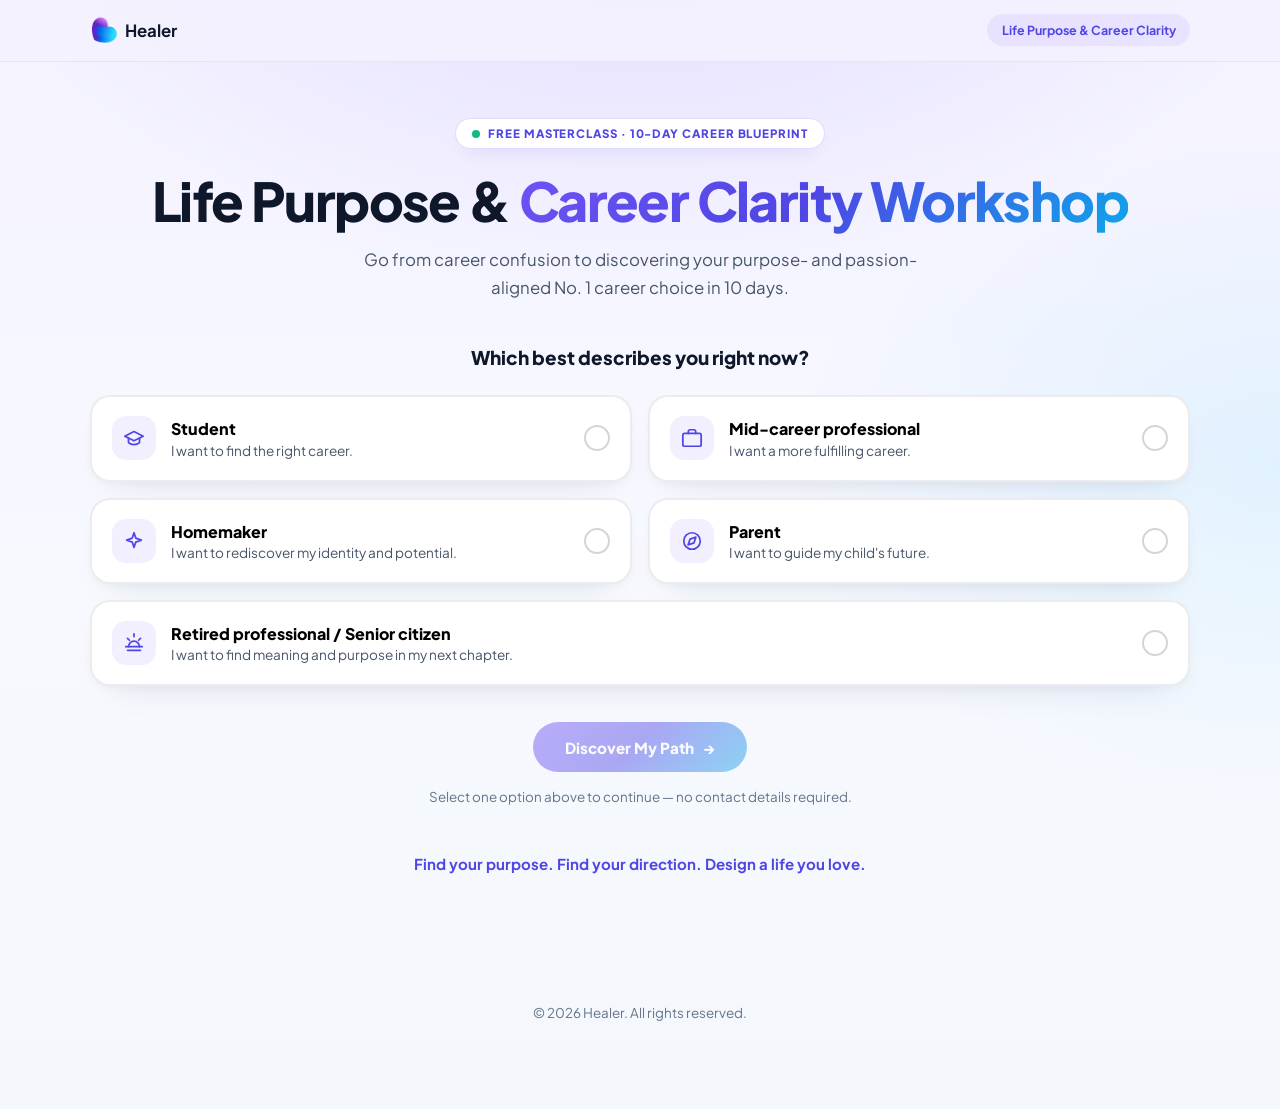
<file: index.html>
<!DOCTYPE html>
<html lang="en">

<head>
  <meta charset="UTF-8" />
  <meta name="viewport" content="width=device-width, initial-scale=1.0" />
  <title>Life Purpose & Career Clarity Workshop | Find Your No. 1 Career in 10 Days – Healer</title>
  <meta name="description"
    content="Go from career confusion to discovering your purpose- and passion-aligned No. 1 career choice in 10 days. Join Soundharya Mira's Free Life Purpose & Career Clarity Masterclass." />
  <meta name="keywords"
    content="life purpose and career clarity workshop, career clarity masterclass, find your career path, psychometric career assessment, 10-day career blueprint, career guidance India" />
  <link rel="preconnect" href="https://fonts.googleapis.com" />
  <link rel="preconnect" href="https://fonts.gstatic.com" crossorigin />
  <link href="https://fonts.googleapis.com/css2?family=Plus+Jakarta+Sans:wght@400;500;600;700;800&display=swap"
    rel="stylesheet" />
  <link rel="stylesheet" href="styles/base.css" />
  <link rel="stylesheet" href="styles/entry.css" />
  <link rel="stylesheet" href="styles/responsive.css" />
</head>

<body class="entry-body" data-page="entry">
  <nav class="top-nav">
    <div class="container nav-inner">
      <a href="index.html" class="brand-logo">
        <img src="assets/healer-logo.webp" alt="Healer Logo" class="brand-logo-img" />
        <span><strong>Healer</strong></span>
      </a>
      <span class="nav-pill-tag">Life Purpose &amp; Career Clarity</span>
    </div>
  </nav>

  <main class="entry-main container">

    <header class="entry-header">
      <span class="edition-pill">
        <span class="live-dot"></span>
        <span>FREE MASTERCLASS · 10-DAY CAREER BLUEPRINT</span>
      </span>
      <h1 class="entry-title">
        Life Purpose &amp; <span class="text-gradient">Career Clarity Workshop</span>
      </h1>
      <p class="entry-subtitle">
        Go from career confusion to discovering your purpose- and passion-aligned No. 1 career choice in 10 days.
      </p>
    </header>

    <section class="selector-section" aria-labelledby="selectorPrompt">
      <h2 id="selectorPrompt" class="selector-prompt">Which best describes you right now?</h2>

      <div class="identity-grid" role="radiogroup" aria-label="Select your current life stage">
        <button type="button" class="identity-card" data-audience="students" role="radio" aria-checked="false">
          <span class="identity-icon" aria-hidden="true">
            <svg viewBox="0 0 24 24">
              <path d="M22 10L12 5 2 10l10 5 10-5z" />
              <path d="M6 12v5c3 3 9 3 12 0v-5" />
            </svg>
          </span>
          <div class="identity-text">
            <strong>Student</strong>
            <span>I want to find the right career.</span>
          </div>
          <span class="identity-check" aria-hidden="true">
            <svg viewBox="0 0 24 24">
              <polyline points="20 6 9 17 4 12" />
            </svg>
          </span>
        </button>

        <button type="button" class="identity-card" data-audience="professionals" role="radio" aria-checked="false">
          <span class="identity-icon" aria-hidden="true">
            <svg viewBox="0 0 24 24">
              <rect x="2" y="7" width="20" height="14" rx="2" />
              <path d="M16 7V5a2 2 0 0 0-2-2h-4a2 2 0 0 0-2 2v2" />
            </svg>
          </span>
          <div class="identity-text">
            <strong>Mid-career professional</strong>
            <span>I want a more fulfilling career.</span>
          </div>
          <span class="identity-check" aria-hidden="true">
            <svg viewBox="0 0 24 24">
              <polyline points="20 6 9 17 4 12" />
            </svg>
          </span>
        </button>

        <button type="button" class="identity-card" data-audience="homemakers" role="radio" aria-checked="false">
          <span class="identity-icon" aria-hidden="true">
            <svg viewBox="0 0 24 24">
              <path d="M12 3l1.9 5.8L20 11l-6.1 2.2L12 19l-1.9-5.8L4 11l6.1-2.2L12 3z" />
            </svg>
          </span>
          <div class="identity-text">
            <strong>Homemaker</strong>
            <span>I want to rediscover my identity and potential.</span>
          </div>
          <span class="identity-check" aria-hidden="true">
            <svg viewBox="0 0 24 24">
              <polyline points="20 6 9 17 4 12" />
            </svg>
          </span>
        </button>

        <button type="button" class="identity-card" data-audience="parents" role="radio" aria-checked="false">
          <span class="identity-icon" aria-hidden="true">
            <svg viewBox="0 0 24 24">
              <circle cx="12" cy="12" r="9" />
              <polygon points="16.2 7.8 14.1 14.1 7.8 16.2 9.9 9.9 16.2 7.8" />
            </svg>
          </span>
          <div class="identity-text">
            <strong>Parent</strong>
            <span>I want to guide my child's future.</span>
          </div>
          <span class="identity-check" aria-hidden="true">
            <svg viewBox="0 0 24 24">
              <polyline points="20 6 9 17 4 12" />
            </svg>
          </span>
        </button>

        <button type="button" class="identity-card identity-card-wide" data-audience="retired" role="radio"
          aria-checked="false">
          <span class="identity-icon" aria-hidden="true">
            <svg viewBox="0 0 24 24">
              <path d="M12 2v3" />
              <path d="M4.9 6.9l2.1 2.1" />
              <path d="M19.1 6.9L17 9" />
              <path d="M3 16h18" />
              <path d="M6 16a6 6 0 0 1 12 0" />
              <path d="M5 20h14" />
            </svg>
          </span>
          <div class="identity-text">
            <strong>Retired professional / Senior citizen</strong>
            <span>I want to find meaning and purpose in my next chapter.</span>
          </div>
          <span class="identity-check" aria-hidden="true">
            <svg viewBox="0 0 24 24">
              <polyline points="20 6 9 17 4 12" />
            </svg>
          </span>
        </button>
      </div>

      <div class="entry-cta-wrap">
        <button type="button" id="continuePathBtn" class="btn-primary" disabled>
          Discover My Path
        </button>
        <p id="selectionHint" class="selection-hint">Select one option above to continue — no contact details required.
        </p>
      </div>
    </section>

    <p class="entry-tagline">Find your purpose. Find your direction. Design a life you love.</p>
  </main>

  <footer class="site-footer container">
    <p>© 2026 Healer. All rights reserved.</p>
  </footer>

  <script src="scripts/audiences-data.js"></script>
  <script src="scripts/main.js"></script>
</body>

</html>
</file>
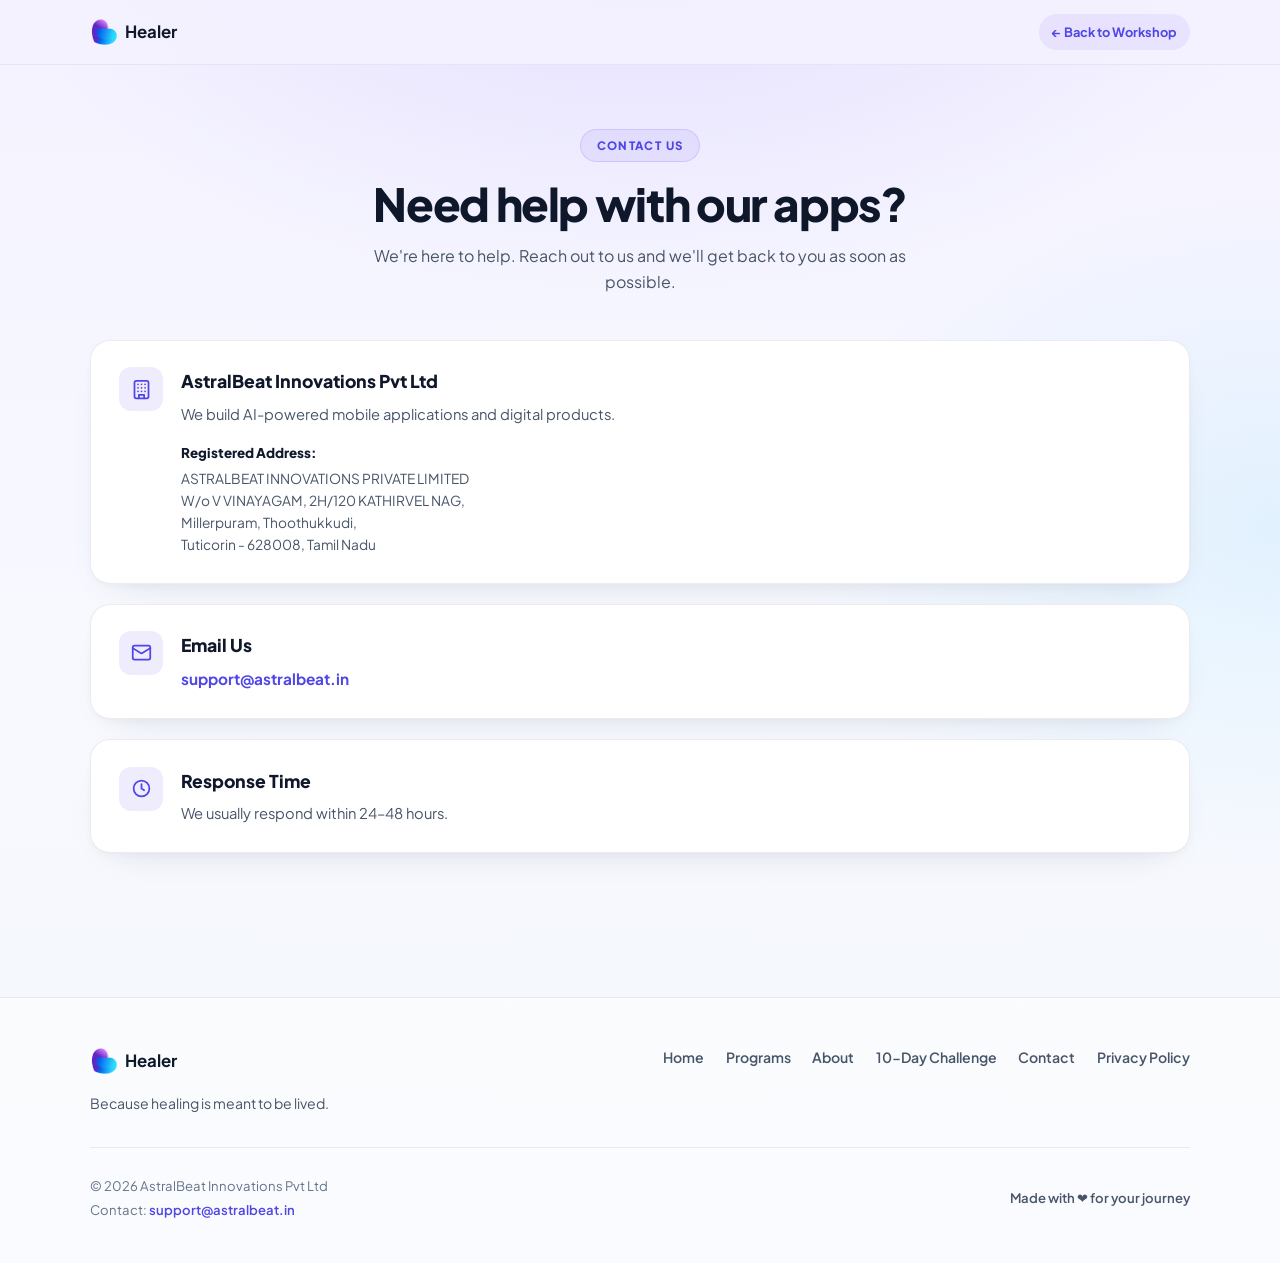
<file: contact.html>
<!DOCTYPE html>
<html lang="en">

<head>
  <meta charset="UTF-8" />
  <meta name="viewport" content="width=device-width, initial-scale=1.0" />
  <title>Contact Us – Healer | AstralBeat Innovations</title>
  <meta name="description"
    content="Need help with Healer workshops or apps? Reach out to AstralBeat Innovations Pvt Ltd at support@astralbeat.in." />
  <link rel="preconnect" href="https://fonts.googleapis.com" />
  <link rel="preconnect" href="https://fonts.gstatic.com" crossorigin />
  <link href="https://fonts.googleapis.com/css2?family=Plus+Jakarta+Sans:wght@400;500;600;700;800&display=swap"
    rel="stylesheet" />
  <link rel="stylesheet" href="styles/base.css" />
  <link rel="stylesheet" href="styles/contact.css" />
  <link rel="stylesheet" href="styles/responsive.css" />
</head>

<body>
  <nav class="top-nav">
    <div class="container nav-inner">
      <a href="index.html" class="brand-logo">
        <img src="assets/healer-logo.webp" alt="Healer Logo" class="brand-logo-img" />
        <span><strong>Healer</strong></span>
      </a>
      <div class="nav-right-group">
        <a href="workshop.html" class="change-path-link">← Back to Workshop</a>
      </div>
    </div>
  </nav>

  <main class="container contact-main">
    <header class="contact-header">
      <span class="kicker-tag">Contact Us</span>
      <h1 class="contact-title">Need help with our apps?</h1>
      <p class="contact-subtitle">
        We're here to help. Reach out to us and we'll get back to you as soon as possible.
      </p>
    </header>

    <section class="contact-cards">
      <!-- Card 1: Company & Registered Address -->
      <article class="contact-card">
        <div class="contact-icon" aria-hidden="true">
          <svg viewBox="0 0 24 24">
            <rect x="4" y="2" width="16" height="20" rx="2" />
            <path d="M9 22v-4h6v4" />
            <path d="M8 6h.01M16 6h.01M12 6h.01M12 10h.01M12 14h.01M16 10h.01M16 14h.01M8 10h.01M8 14h.01" />
          </svg>
        </div>
        <div class="contact-info">
          <h2>AstralBeat Innovations Pvt Ltd</h2>
          <p class="contact-desc">We build AI-powered mobile applications and digital products.</p>
          <p class="contact-label">Registered Address:</p>
          <address class="contact-address">
            ASTRALBEAT INNOVATIONS PRIVATE LIMITED<br />
            W/o V VINAYAGAM, 2H/120 KATHIRVEL NAG,<br />
            Millerpuram, Thoothukkudi,<br />
            Tuticorin - 628008, Tamil Nadu
          </address>
        </div>
      </article>

      <!-- Card 2: Email Us -->
      <article class="contact-card">
        <div class="contact-icon" aria-hidden="true">
          <svg viewBox="0 0 24 24">
            <rect x="2" y="4" width="20" height="16" rx="2" />
            <path d="m22 7-8.97 5.7a1.94 1.94 0 0 1-2.06 0L2 7" />
          </svg>
        </div>
        <div class="contact-info">
          <h2>Email Us</h2>
          <a href="mailto:support@astralbeat.in" class="contact-email">support@astralbeat.in</a>
        </div>
      </article>

      <!-- Card 3: Response Time -->
      <article class="contact-card">
        <div class="contact-icon" aria-hidden="true">
          <svg viewBox="0 0 24 24">
            <circle cx="12" cy="12" r="9" />
            <polyline points="12 7 12 12 15 14" />
          </svg>
        </div>
        <div class="contact-info">
          <h2>Response Time</h2>
          <p class="contact-desc">We usually respond within 24–48 hours.</p>
        </div>
      </article>
    </section>
  </main>

  <!-- Official Healer Footer -->
  <footer class="healer-footer">
    <div class="container">
      <div class="footer-top">
        <div class="footer-brand">
          <a href="index.html" class="brand-logo">
            <img src="assets/healer-logo.webp" alt="Healer Logo" class="brand-logo-img" />
            <span><strong>Healer</strong></span>
          </a>
          <p class="footer-tagline">Because healing is meant to be lived.</p>
        </div>
        <nav class="footer-nav" aria-label="Footer navigation">
          <a href="index.html">Home</a>
          <a href="workshop.html#discoveries">Programs</a>
          <a href="workshop.html#mentor">About</a>
          <a href="workshop.html#blueprint">10-Day Challenge</a>
          <a href="contact.html">Contact</a>
          <a href="#privacy">Privacy Policy</a>
        </nav>
      </div>

      <div class="footer-bottom">
        <div class="footer-legal">
          <p>© 2026 AstralBeat Innovations Pvt Ltd</p>
          <p>Contact: <a href="mailto:support@astralbeat.in">support@astralbeat.in</a></p>
        </div>
        <p class="footer-made">Made with <span aria-label="love">❤️</span> for your journey</p>
      </div>
    </div>
  </footer>
</body>

</html>
</file>
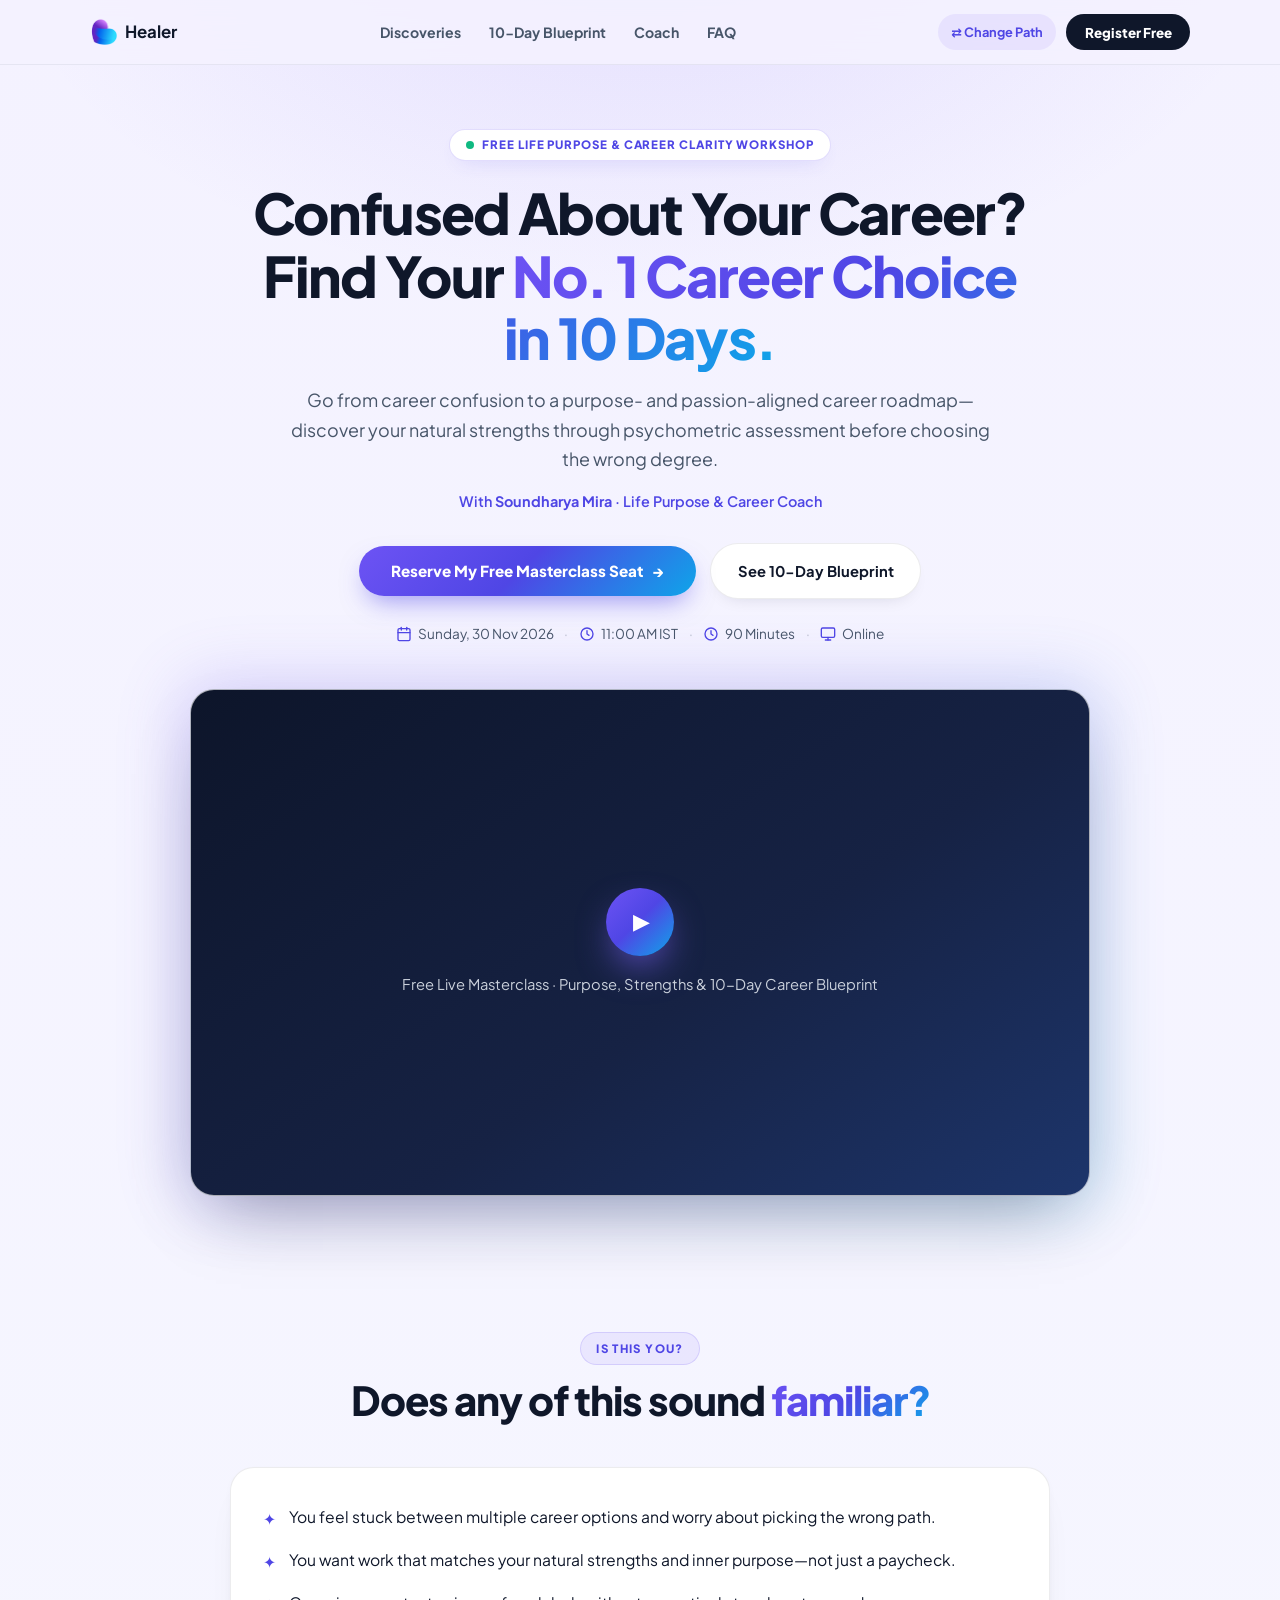
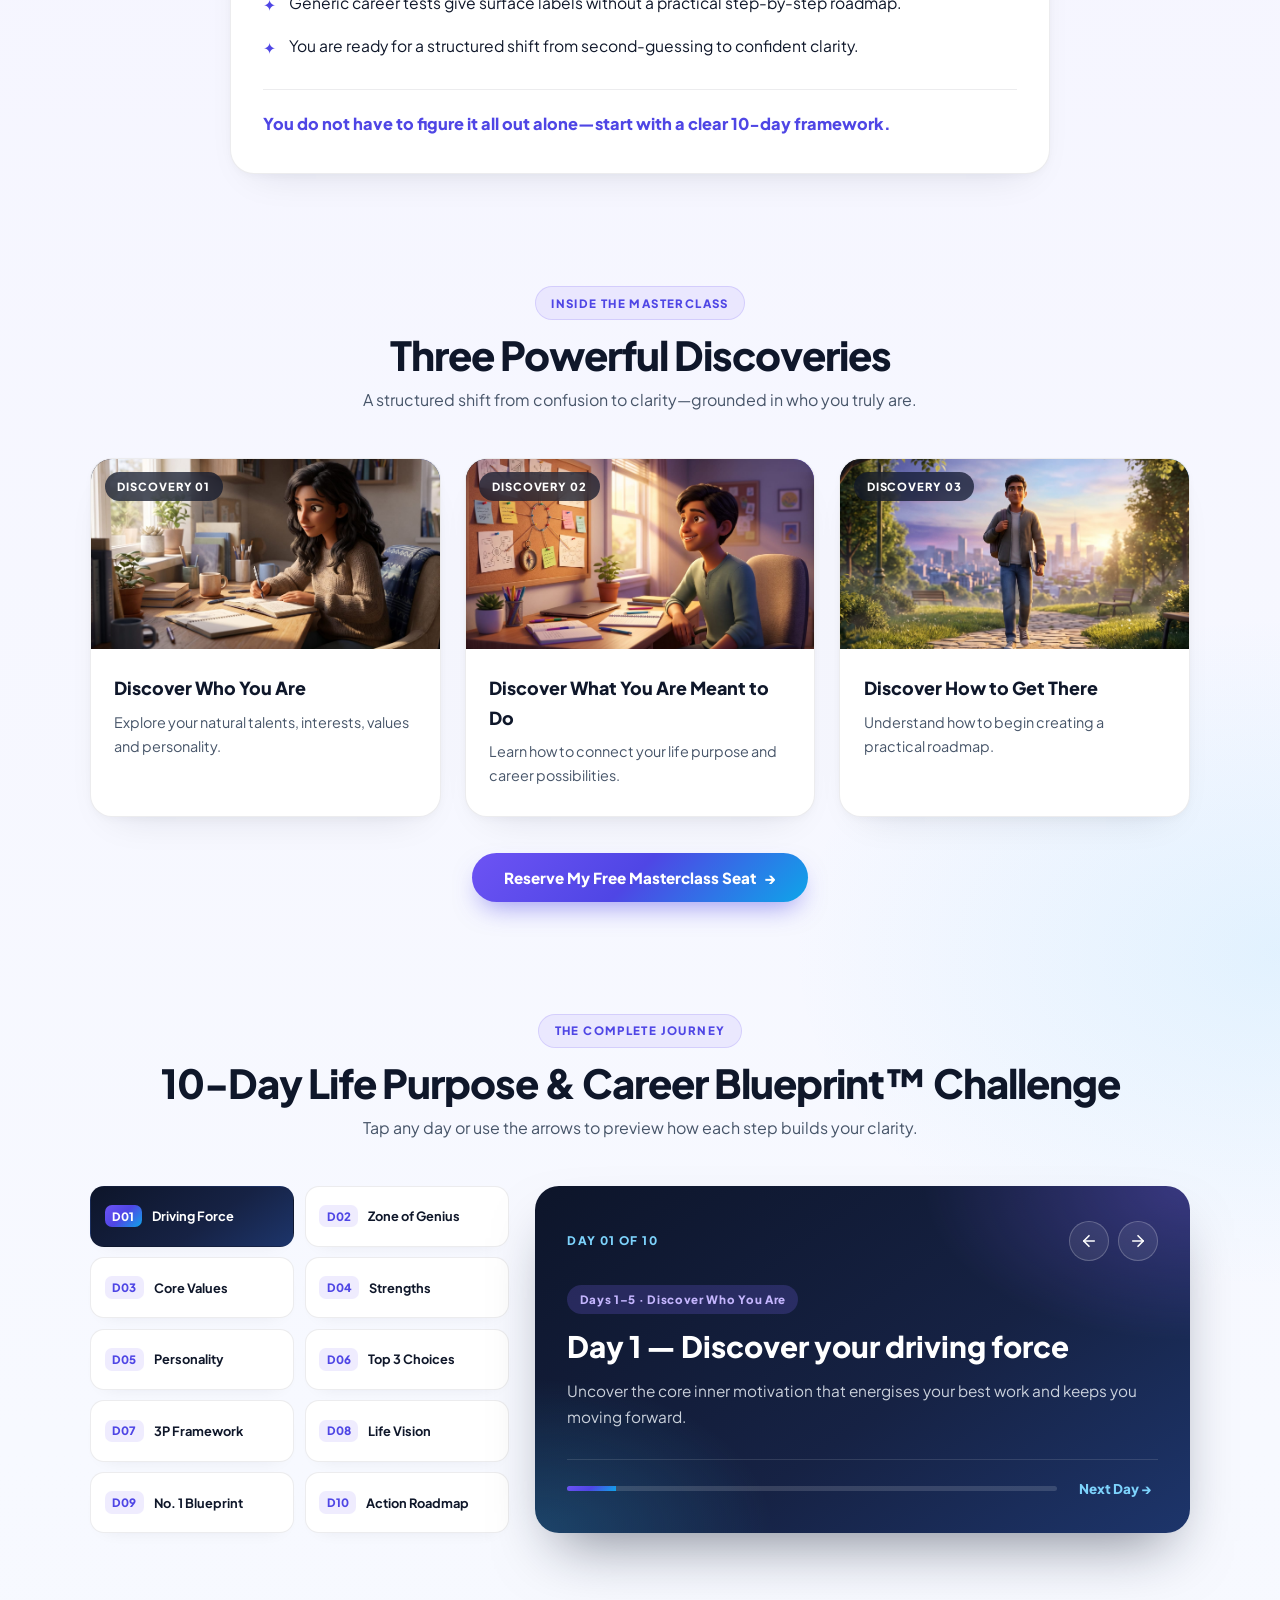
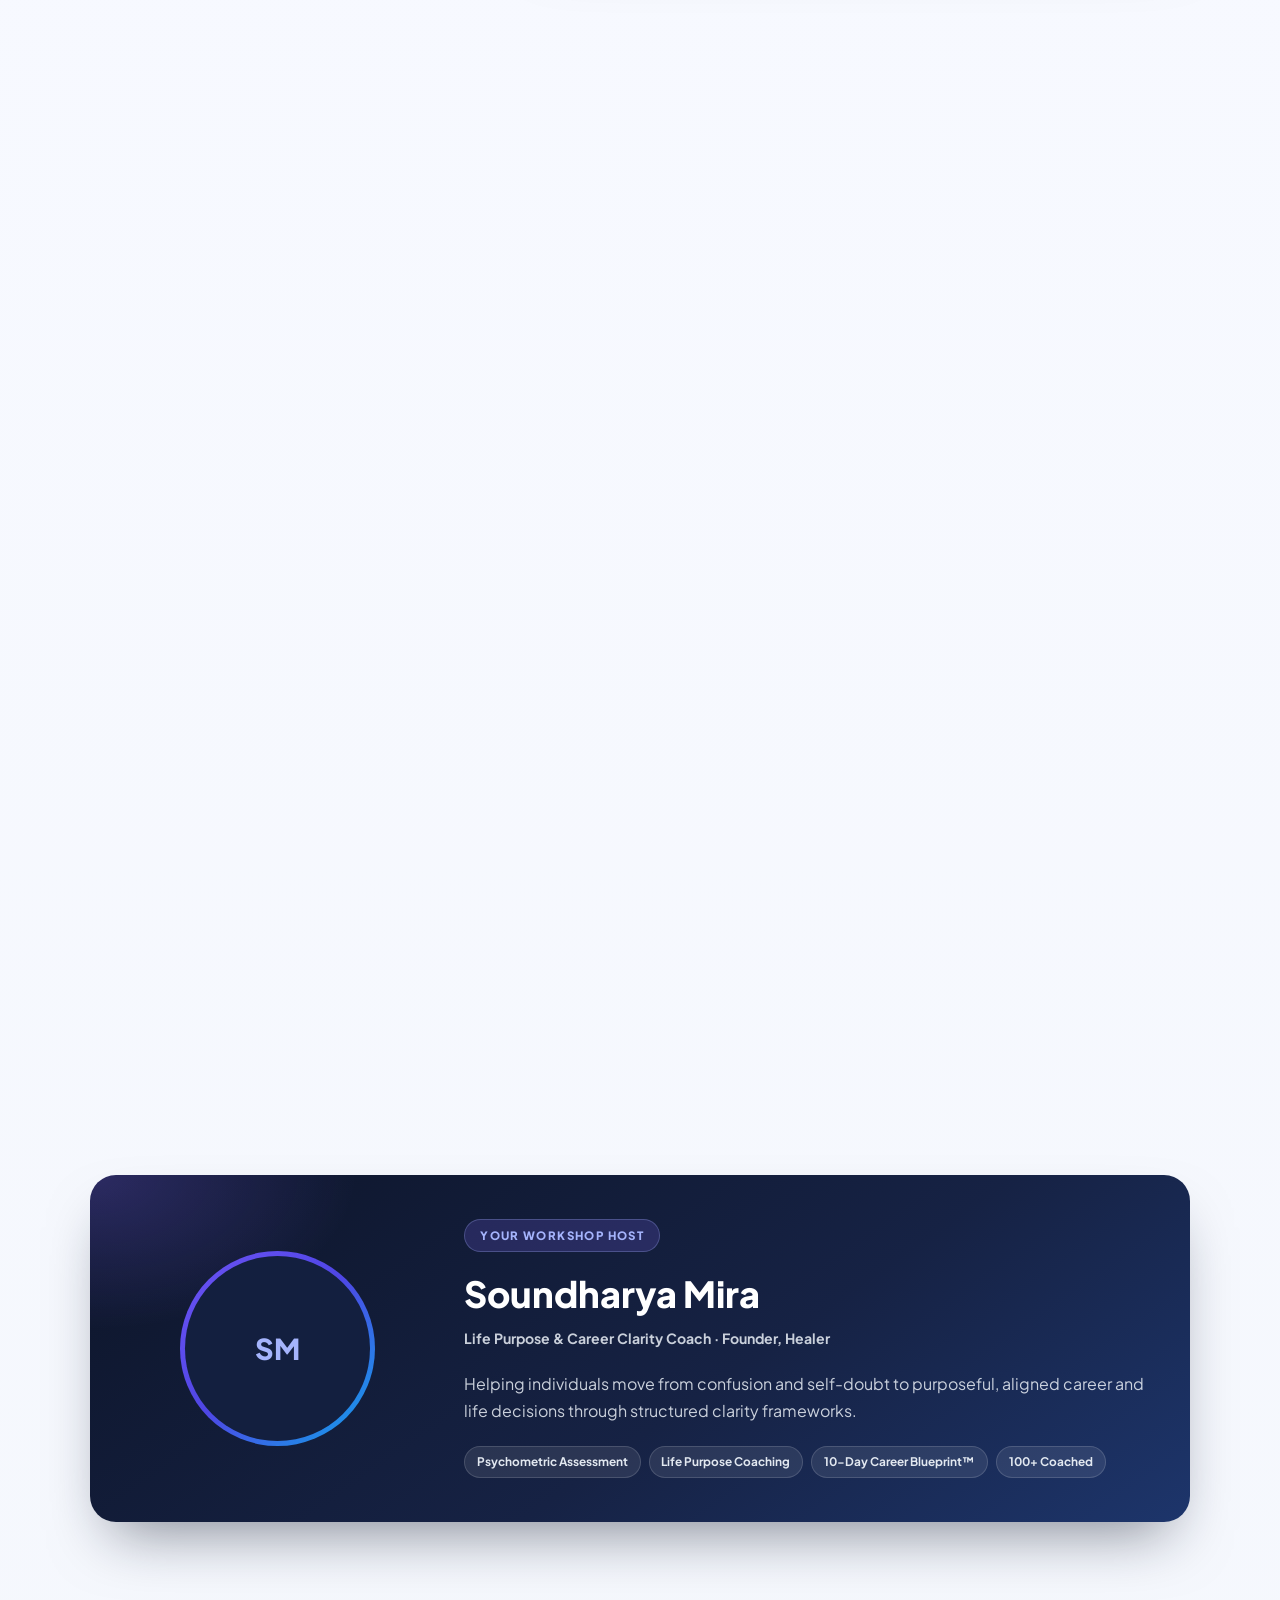
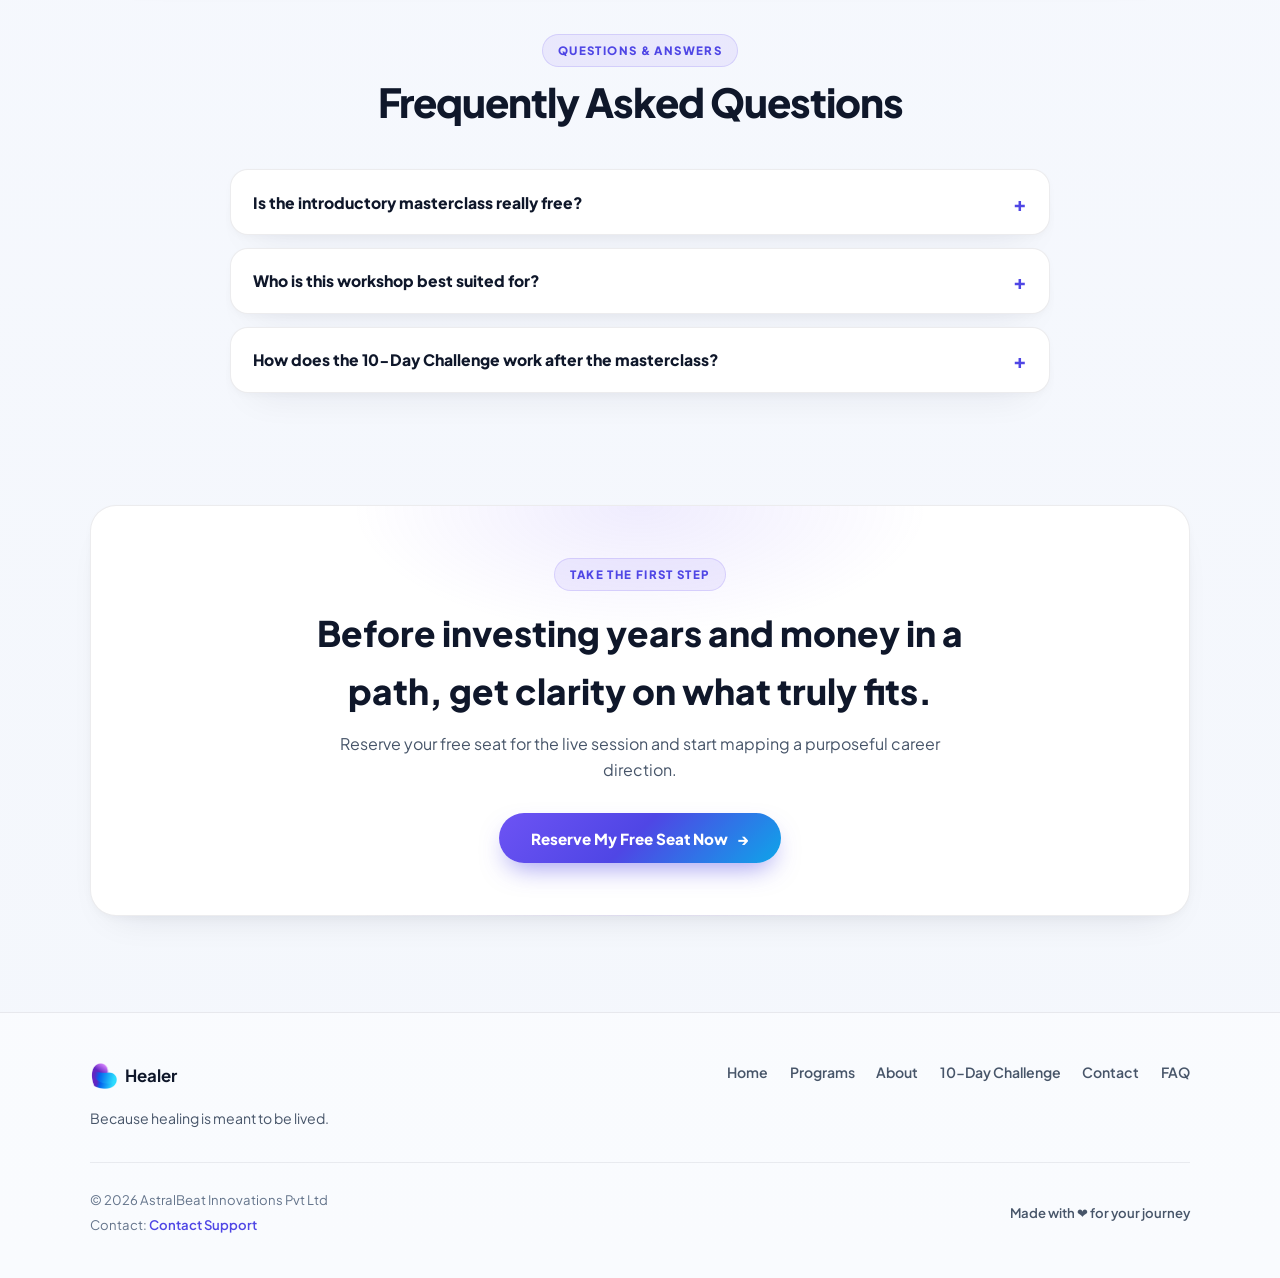
<file: workshop.html>
<!DOCTYPE html>
<html lang="en">
<head>
  <meta charset="UTF-8" />
  <meta name="viewport" content="width=device-width, initial-scale=1.0" />
  <title>Free Life Purpose &amp; Career Clarity Workshop | 10-Day Career Blueprint – Healer</title>
  <meta name="description" content="Join Soundharya Mira's free online Life Purpose & Career Clarity Masterclass. Use psychometric assessment and your soul blueprint to find your passion-aligned No. 1 career choice in 10 days." />
  <meta name="keywords" content="life purpose and career clarity workshop, free online career clarity masterclass, psychometric career assessment, 10-day career blueprint, how to choose the right career, career roadmap" />
  <link rel="preconnect" href="https://fonts.googleapis.com" />
  <link rel="preconnect" href="https://fonts.gstatic.com" crossorigin />
  <link href="https://fonts.googleapis.com/css2?family=Plus+Jakarta+Sans:wght@400;500;600;700;800&display=swap" rel="stylesheet" />
  <link rel="stylesheet" href="styles/base.css" />
  <link rel="stylesheet" href="styles/workshop.css" />
  <link rel="stylesheet" href="styles/responsive.css" />
</head>
<body data-page="workshop">
  <div class="scroll-progress" aria-hidden="true"></div>

  <!-- Top Navbar -->
  <nav class="top-nav">
    <div class="container nav-inner">
      <a href="index.html" class="brand-logo">
        <img src="assets/healer-logo.webp" alt="Healer Logo" class="brand-logo-img" />
        <span><strong>Healer</strong></span>
      </a>

      <div class="nav-links">
        <a href="#discoveries">Discoveries</a>
        <a href="#blueprint">10-Day Blueprint</a>
        <a href="#mentor">Coach</a>
        <a href="#faq">FAQ</a>
      </div>

      <div class="nav-right-group">
        <a href="index.html" class="change-path-link">⇄ Change Path</a>
        <button type="button" class="btn-nav open-modal-btn">Register Free</button>
      </div>
    </div>
  </nav>

  <main>
    <!-- Hero Section -->
    <header class="hero-center container reveal is-visible">
      <div class="edition-pill">
        <span class="live-dot"></span>
        FREE LIFE PURPOSE &amp; CAREER CLARITY WORKSHOP
      </div>

      <h1 class="hero-title">
        Discover Your <span class="text-gradient">No. 1 Career Choice</span> in 10 Days.
      </h1>

      <p class="hero-subtitle">
        Go from career confusion to discovering your purpose- and passion-aligned career path using psychometric assessment and your soul blueprint.
      </p>

      <p class="hero-coach-line">
        With <strong>Soundharya Mira</strong> · Life Purpose &amp; Career Coach
      </p>

      <div class="hero-actions">
        <button type="button" class="btn-primary open-modal-btn">
          Reserve My Free Masterclass Seat
        </button>
        <a href="#blueprint" class="btn-ghost">See 10-Day Blueprint</a>
      </div>

      <div class="hero-meta-row">
        <span class="meta-chip">
          <svg class="meta-svg" viewBox="0 0 24 24" aria-hidden="true">
            <rect x="3" y="4" width="18" height="18" rx="2" />
            <line x1="16" y1="2" x2="16" y2="6" />
            <line x1="8" y1="2" x2="8" y2="6" />
            <line x1="3" y1="10" x2="21" y2="10" />
          </svg>
          Sunday, 30 Nov 2026
        </span>
        <span class="dot">·</span>
        <span class="meta-chip">
          <svg class="meta-svg" viewBox="0 0 24 24" aria-hidden="true">
            <circle cx="12" cy="12" r="9" />
            <polyline points="12 7 12 12 15 14" />
          </svg>
          11:00 AM IST
        </span>
        <span class="dot">·</span>
        <span class="meta-chip">
          <svg class="meta-svg" viewBox="0 0 24 24" aria-hidden="true">
            <circle cx="12" cy="12" r="9" />
            <polyline points="12 7 12 12 15 14" />
          </svg>
          90 Minutes
        </span>
        <span class="dot">·</span>
        <span class="meta-chip">
          <svg class="meta-svg" viewBox="0 0 24 24" aria-hidden="true">
            <rect x="2" y="3" width="20" height="14" rx="2" />
            <line x1="8" y1="21" x2="16" y2="21" />
            <line x1="12" y1="17" x2="12" y2="21" />
          </svg>
          Online
        </span>
      </div>

      <div class="hero-video-wrap">
        <div class="video-aura" aria-hidden="true"></div>
        <div class="hero-video-card">
          <div class="media-placeholder" id="heroVideoPlaceholder">
            <button type="button" class="play-ring open-modal-btn" aria-label="Play workshop preview">
              ▶
            </button>
            <p class="placeholder-caption">
              Free Live Masterclass · Purpose, Strengths &amp; 10-Day Career Blueprint
            </p>
          </div>
        </div>
      </div>
    </header>

    <!-- Pain Points Section -->
    <section class="section-block container reveal">
      <div class="section-head">
        <span class="kicker-tag">IS THIS YOU?</span>
        <h2 class="section-title">Does any of this sound <span class="text-gradient">familiar?</span></h2>
      </div>

      <div class="pain-points-card">
        <ul class="pain-points-list">
          <li><span class="pain-check">✦</span><span>You feel stuck between multiple career options and worry about picking the wrong path.</span></li>
          <li><span class="pain-check">✦</span><span>You want work that matches your natural strengths and inner purpose—not just a paycheck.</span></li>
          <li><span class="pain-check">✦</span><span>Generic career tests give surface labels without a practical step-by-step roadmap.</span></li>
          <li><span class="pain-check">✦</span><span>You are ready for a structured shift from second-guessing to confident clarity.</span></li>
        </ul>
        <p class="pain-closing">You do not have to figure it all out alone—start with a clear 10-day framework.</p>
      </div>
    </section>

    <!-- Three Powerful Discoveries Section -->
    <section id="discoveries" class="section-block container reveal">
      <div class="section-head">
        <span class="kicker-tag">INSIDE THE MASTERCLASS</span>
        <h2 class="section-title">Three Powerful Discoveries</h2>
        <p class="section-desc">
          A structured shift from confusion to clarity—grounded in who you truly are.
        </p>
      </div>

      <div id="discoveriesGrid" class="art-cards-grid">
        <article class="art-card">
          <div class="art-media-box art-fallback-1">
            <span class="day-float-badge">Discovery 01</span>
            <img src="assets/discovery-1.png" alt="Discover Who You Are" class="art-img" />
          </div>
          <div class="art-card-body">
            <h3>Discover Who You Are</h3>
            <p>Explore your natural talents, interests, values and personality.</p>
          </div>
        </article>

        <article class="art-card">
          <div class="art-media-box art-fallback-2">
            <span class="day-float-badge">Discovery 02</span>
            <img src="assets/discovery-2.png" alt="Discover What You Are Meant to Do" class="art-img" />
          </div>
          <div class="art-card-body">
            <h3>Discover What You Are Meant to Do</h3>
            <p>Learn how to connect your life purpose and career possibilities.</p>
          </div>
        </article>

        <article class="art-card">
          <div class="art-media-box art-fallback-3">
            <span class="day-float-badge">Discovery 03</span>
            <img src="assets/discovery-3.png" alt="Discover How to Get There" class="art-img" />
          </div>
          <div class="art-card-body">
            <h3>Discover How to Get There</h3>
            <p>Understand how to begin creating a practical roadmap.</p>
          </div>
        </article>
      </div>

      <div class="center-cta-row">
        <button type="button" class="btn-primary open-modal-btn">
          Reserve My Free Masterclass Seat
        </button>
      </div>
    </section>

    <!-- 10-Day Blueprint Vault Section -->
    <section id="blueprint" class="section-block container reveal">
      <div class="section-head">
        <span class="kicker-tag">THE COMPLETE JOURNEY</span>
        <h2 class="section-title">10-Day Life Purpose &amp; Career Blueprint™ Challenge</h2>
        <p class="section-desc">
          Tap any day or use the arrows to preview how each step builds your clarity.
        </p>
      </div>

      <div class="secrets-vault">
        <div id="secretPillsGrid" class="secret-pills-grid"></div>

        <div class="secret-stage" aria-live="polite">
          <div class="stage-top-bar">
            <span id="stageDayBadge" class="stage-badge">DAY 01 OF 10</span>
            <div class="stage-nav-btns">
              <button type="button" id="prevDayBtn" class="stage-arrow" aria-label="Previous day">
                <svg width="18" height="18" viewBox="0 0 24 24" aria-hidden="true">
                  <line x1="19" y1="12" x2="5" y2="12"></line>
                  <polyline points="12 19 5 12 12 5"></polyline>
                </svg>
              </button>
              <button type="button" id="nextDayBtn" class="stage-arrow" aria-label="Next day">
                <svg width="18" height="18" viewBox="0 0 24 24" aria-hidden="true">
                  <line x1="5" y1="12" x2="19" y2="12"></line>
                  <polyline points="12 5 19 12 12 19"></polyline>
                </svg>
              </button>
            </div>
          </div>

          <div class="stage-content">
            <span id="stageTag" class="stage-tag">Days 1–5 · Discover Who You Are</span>
            <h3 id="stageTitle" class="stage-title">Day 1 — Discover your driving force</h3>
            <p id="stageDesc" class="stage-desc">
              Uncover the core inner motivation that energises your best work and keeps you moving forward.
            </p>
          </div>

          <div class="stage-footer">
            <div class="stage-progress-track">
              <span id="stageProgressFill" class="stage-progress-fill"></span>
            </div>
            <button type="button" id="stageNextCta" class="stage-cta-link">Next Day →</button>
          </div>
        </div>
      </div>
    </section>

    <!-- Outcomes & Why Different Section -->
    <section class="section-block container reveal">
      <div class="outcomes-split">
        <div class="outcomes-box">
          <span class="kicker-tag">WHAT YOU WALK AWAY WITH</span>
          <h2 class="section-title left-title">What You Will Work Towards</h2>
          <ul class="outcomes-list">
            <li><span class="outcome-dot">✓</span><span>Your personal life purpose statement.</span></li>
            <li><span class="outcome-dot">✓</span><span>A deeper understanding of your natural strengths and interests.</span></li>
            <li><span class="outcome-dot">✓</span><span>Your No. 1 career choice.</span></li>
            <li><span class="outcome-dot">✓</span><span>Your long-term life vision.</span></li>
            <li><span class="outcome-dot">✓</span><span>Your personalised career blueprint and roadmap.</span></li>
          </ul>
          <p class="outcomes-note">
            Attend the free masterclass to discover the framework and learn how to enrol in the optional paid 10-Day Challenge.
          </p>
          <button type="button" class="btn-primary open-modal-btn">
            Reserve My Free Masterclass Seat
          </button>
        </div>

        <div class="different-box">
          <div>
            <span class="kicker-tag kicker-dark">WHY THIS IS DIFFERENT</span>
            <h3>Beyond a Single Career Test</h3>
            <p>
              Instead of guessing from scattered advice or taking a one-dimensional quiz, you combine psychometric insight with purpose alignment and actionable planning.
            </p>
          </div>

          <div class="who-box">
            <span class="who-label">WHO SHOULD ATTEND</span>
            <p>
              Students, early/mid-career professionals, homemakers, parents, and seniors seeking clarity and purpose.
            </p>
          </div>
        </div>
      </div>
    </section>

    <!-- Testimonials Section -->
    <section class="section-block container reveal">
      <div class="section-head">
        <span class="kicker-tag">100+ INDIVIDUALS COACHED</span>
        <h2 class="section-title">Real People. Real Transformations.</h2>
      </div>

      <div class="testimonials-grid">
        <article class="video-testimonial-card">
          <div class="testimonial-thumb">
            <button type="button" class="play-ring small-play open-modal-btn" aria-label="Play story 1">▶</button>
          </div>
          <div class="testimonial-caption">
            <strong>Clarity After Months of Doubt</strong>
            <span>Career &amp; Direction Shift</span>
          </div>
        </article>

        <article class="video-testimonial-card">
          <div class="testimonial-thumb">
            <button type="button" class="play-ring small-play open-modal-btn" aria-label="Play story 2">▶</button>
          </div>
          <div class="testimonial-caption">
            <strong>Aligning Strengths With Purpose</strong>
            <span>Structured Action Plan</span>
          </div>
        </article>

        <article class="video-testimonial-card">
          <div class="testimonial-thumb">
            <button type="button" class="play-ring small-play open-modal-btn" aria-label="Play story 3">▶</button>
          </div>
          <div class="testimonial-caption">
            <strong>Confident Next Steps</strong>
            <span>10-Day Blueprint Journey</span>
          </div>
        </article>
      </div>
    </section>

    <!-- Mentor Section -->
    <section id="mentor" class="section-block container reveal">
      <div class="mentor-card">
        <div class="mentor-avatar-ring">
          <div class="avatar-placeholder">SM</div>
        </div>
        <div class="mentor-copy">
          <span class="kicker-tag kicker-dark">YOUR WORKSHOP HOST</span>
          <h2 class="mentor-title">Soundharya Mira</h2>
          <p class="mentor-role">Life Purpose &amp; Career Clarity Coach · Founder, Healer</p>
          <p>
            Helping individuals move from confusion and self-doubt to purposeful, aligned career and life decisions through structured clarity frameworks.
          </p>
          <div class="credentials-pills">
            <span>Psychometric Assessment</span>
            <span>Life Purpose Coaching</span>
            <span>10-Day Career Blueprint™</span>
            <span>100+ Coached</span>
          </div>
        </div>
      </div>
    </section>

    <!-- FAQ Section -->
    <section id="faq" class="section-block container reveal">
      <div class="section-head">
        <span class="kicker-tag">QUESTIONS &amp; ANSWERS</span>
        <h2 class="section-title">Frequently Asked Questions</h2>
      </div>

      <div class="faq-list">
        <div class="faq-item">
          <button type="button" class="faq-trigger" aria-expanded="false">
            <span>Is the introductory masterclass really free?</span>
            <span class="faq-plus">+</span>
          </button>
          <div class="faq-body">
            <div class="faq-body-inner">
              Yes. Attending the live masterclass session is completely free when you reserve your seat.
            </div>
          </div>
        </div>

        <div class="faq-item">
          <button type="button" class="faq-trigger" aria-expanded="false">
            <span>Who is this workshop best suited for?</span>
            <span class="faq-plus">+</span>
          </button>
          <div class="faq-body">
            <div class="faq-body-inner">
              Anyone looking to clarify their strengths, purpose, and next career or life move—whether starting out, transitioning, or returning.
            </div>
          </div>
        </div>

        <div class="faq-item">
          <button type="button" class="faq-trigger" aria-expanded="false">
            <span>How does the 10-Day Challenge work after the masterclass?</span>
            <span class="faq-plus">+</span>
          </button>
          <div class="faq-body">
            <div class="faq-body-inner">
              During the session, you will see how the 10-day guided blueprint works step by step and how to join if you choose to continue.
            </div>
          </div>
        </div>
      </div>
    </section>

    <!-- Final CTA Banner -->
    <section class="section-block final-section container reveal">
      <div class="final-cta-banner">
        <span class="kicker-tag">TAKE THE FIRST STEP</span>
        <h2>Before investing years and money in a path, get clarity on what truly fits.</h2>
        <p>
          Reserve your free seat for the live session and start mapping a purposeful career direction.
        </p>
        <button type="button" class="btn-primary open-modal-btn">
          Reserve My Free Seat Now
        </button>
      </div>
    </section>
  </main>

  <!-- Official Healer Footer -->
  <footer class="healer-footer">
    <div class="container">
      <div class="footer-top">
        <div class="footer-brand">
          <a href="index.html" class="brand-logo">
            <img src="assets/healer-logo.webp" alt="Healer Logo" class="brand-logo-img" />
            <span><strong>Healer</strong></span>
          </a>
          <p class="footer-tagline">Because healing is meant to be lived.</p>
        </div>
        <nav class="footer-nav" aria-label="Footer navigation">
          <a href="index.html">Home</a>
          <a href="#discoveries">Programs</a>
          <a href="#mentor">About</a>
          <a href="#blueprint">10-Day Challenge</a>
          <a href="contact.html">Contact</a>
          <a href="#faq">FAQ</a>
        </nav>
      </div>

      <div class="footer-bottom">
        <div class="footer-legal">
          <p>© 2026 AstralBeat Innovations Pvt Ltd</p>
          <p>Contact: <a href="contact.html">Contact Support</a></p>
        </div>
        <p class="footer-made">Made with <span aria-label="love">❤️</span> for your journey</p>
      </div>
    </div>
  </footer>

  <!-- Smart Mobile Sticky CTA -->
  <div class="mobile-sticky-cta">
    <button type="button" class="btn-primary open-modal-btn">
      Reserve My Free Seat Now
    </button>
  </div>

  <!-- Registration Modal -->
  <div id="registerModal" class="modal-overlay" aria-hidden="true">
    <div class="modal-card" role="dialog" aria-modal="true" aria-labelledby="modalTitle">
      <button type="button" id="closeModalBtn" class="modal-close" aria-label="Close modal">✕</button>
      <span class="kicker-tag">FREE MASTERCLASS SEAT</span>
      <h2 id="modalTitle" class="modal-title">Reserve Your Seat</h2>
      <p class="modal-desc">Enter your details below to receive workshop access.</p>

      <form id="registerForm" class="register-form">
        <label>
          Full Name
          <input type="text" name="name" required placeholder="Enter your full name" />
        </label>
        <label>
          Email Address
          <input type="email" name="email" required placeholder="you@example.com" />
        </label>
        <label>
          Phone / WhatsApp Number
          <input type="tel" name="phone" required placeholder="+91 98765 43210" />
        </label>
        <label class="consent-row">
          <input type="checkbox" required />
          <span>I agree to receive workshop updates from Healer / AstralBeat Innovations.</span>
        </label>
        <button type="submit" class="btn-primary full-width">Confirm Free Seat</button>
      </form>

      <div id="registerSuccess" class="register-success" hidden>
        <div class="success-icon">✓</div>
        <h3>You're Registered!</h3>
        <p>Your free masterclass spot is reserved. Check your email or WhatsApp for session details.</p>
        <button type="button" id="resetRegisterBtn" class="btn-ghost">Register Another Person</button>
      </div>
    </div>
  </div>

  <script src="scripts/audiences-data.js"></script>
  <script src="scripts/main.js"></script>
</body>
</html>
</file>
<file: styles/base.css>
:root {
  --surface: #ffffff;
  --ink: #0f172a;
  --body: #475569;
  --muted: #64748b;
  --purple: #7c63f6;
  --indigo: #4f46e5;
  --sky: #38bdf8;
  --grad: linear-gradient(135deg, #6d53f4 0%, #4f46e5 48%, #0ea5e9 100%);
  --navy: linear-gradient(145deg, #0d152a 0%, #162244 58%, #1d356b 100%);
  --card-border: 1px solid rgba(15, 23, 42, 0.08);
  --card-shadow: 0 18px 40px -24px rgba(15, 23, 42, 0.14), 0 3px 10px -2px rgba(15, 23, 42, 0.04);
  --card-shadow-hover: 0 28px 54px -20px rgba(79, 70, 229, 0.24), 0 8px 18px -6px rgba(15, 23, 42, 0.08);
}

*,
*::before,
*::after {
  box-sizing: border-box;
}

html,
body {
  width: 100%;
  max-width: 100%;
  overflow-x: clip;
  scroll-behavior: smooth;
}

body {
  margin: 0;
  font-family: "Plus Jakarta Sans", system-ui, -apple-system, sans-serif;
  color: var(--ink);
  background:
    radial-gradient(920px 540px at 50% -80px, rgba(124, 99, 246, 0.14), transparent 70%),
    radial-gradient(700px 480px at 100% 42%, rgba(56, 189, 248, 0.11), transparent 70%),
    linear-gradient(180deg, #f4f2ff 0%, #f7f9ff 50%, #f4f7fc 100%);
  min-height: 100vh;
  line-height: 1.65;
}

.scroll-progress {
  position: fixed;
  top: 0;
  left: 0;
  z-index: 60;
  height: 3.5px;
  width: 0%;
  background: var(--grad);
  transition: width 0.08s linear;
}

.container {
  width: 100%;
  max-width: 1100px;
  margin: 0 auto;
  padding: 0 1.25rem;
}

.section-block {
  padding-top: 7rem;
}

.final-section {
  padding-bottom: 2rem;
}

.text-gradient {
  background: var(--grad);
  -webkit-background-clip: text;
  background-clip: text;
  color: transparent;
}

.reveal {
  opacity: 0;
  transform: translateY(24px);
  transition:
    opacity 0.65s cubic-bezier(0.22, 1, 0.36, 1) var(--delay, 0ms),
    transform 0.65s cubic-bezier(0.22, 1, 0.36, 1) var(--delay, 0ms);
}

.reveal.is-visible {
  opacity: 1;
  transform: translateY(0);
}

/* Navbar */
.top-nav {
  position: sticky;
  top: 0;
  z-index: 40;
  width: 100%;
  padding: 0.9rem 0;
  background: rgba(244, 242, 255, 0.88);
  backdrop-filter: blur(14px);
  -webkit-backdrop-filter: blur(14px);
  border-bottom: 1px solid rgba(15, 23, 42, 0.06);
}

.nav-inner {
  display: flex;
  align-items: center;
  justify-content: space-between;
  gap: 0.75rem;
}

.brand-logo {
  display: inline-flex;
  align-items: center;
  gap: 0.5rem;
  text-decoration: none;
  color: var(--ink);
  font-size: 1.05rem;
  flex-shrink: 0;
}

.brand-logo-img {
  height: 30px;
  width: auto;
  object-fit: contain;
  display: block;
}

.nav-pill-tag {
  font-size: 0.78rem;
  font-weight: 700;
  color: var(--indigo);
  background: rgba(124, 99, 246, 0.1);
  padding: 0.36rem 0.9rem;
  border-radius: 999px;
}

.nav-links {
  display: flex;
  gap: 1.75rem;
}

.nav-links a {
  text-decoration: none;
  font-size: 0.88rem;
  font-weight: 700;
  color: var(--body);
}

.nav-links a:hover {
  color: var(--indigo);
}

.nav-right-group {
  display: flex;
  align-items: center;
  gap: 0.65rem;
  flex-shrink: 0;
}

.change-path-link {
  font-size: 0.8rem;
  font-weight: 700;
  color: var(--indigo);
  text-decoration: none;
  padding: 0.45rem 0.8rem;
  border-radius: 999px;
  background: rgba(124, 99, 246, 0.1);
  white-space: nowrap;
}

.change-path-link:hover {
  background: rgba(124, 99, 246, 0.18);
}

.btn-nav {
  border: none;
  cursor: pointer;
  font-family: inherit;
  font-size: 0.84rem;
  font-weight: 800;
  color: #ffffff;
  background: var(--ink);
  padding: 0.58rem 1.15rem;
  border-radius: 999px;
  white-space: nowrap;
  transition: transform 0.2s ease, background 0.2s ease;
}

.btn-nav:hover {
  background: var(--indigo);
  transform: translateY(-2px);
}

/* Buttons & Badges */
.btn-primary {
  position: relative;
  overflow: hidden;
  border: none;
  cursor: pointer;
  font-family: inherit;
  font-size: 0.95rem;
  font-weight: 800;
  color: #ffffff;
  display: inline-flex;
  align-items: center;
  justify-content: center;
  gap: 0.55rem;
  padding: 0.95rem 2rem;
  border-radius: 999px;
  background: var(--grad);
  box-shadow: 0 12px 26px -8px rgba(79, 70, 229, 0.55);
  max-width: 100%;
  text-align: center;
  transition: transform 0.25s ease, box-shadow 0.25s ease, opacity 0.2s ease;
}

.btn-primary::after {
  content: "→";
  flex-shrink: 0;
  transition: transform 0.25s ease;
}

.btn-primary:hover:not(:disabled) {
  transform: translateY(-3px);
  box-shadow: 0 18px 34px -8px rgba(79, 70, 229, 0.62), 0 0 0 6px rgba(124, 99, 246, 0.16);
}

.btn-primary:hover:not(:disabled)::after {
  transform: translateX(4px);
}

.btn-primary:disabled {
  opacity: 0.45;
  cursor: not-allowed;
  box-shadow: none;
}

.btn-primary.full-width {
  width: 100%;
}

.btn-ghost {
  display: inline-flex;
  align-items: center;
  justify-content: center;
  padding: 0.92rem 1.65rem;
  border-radius: 999px;
  font-size: 0.92rem;
  font-weight: 700;
  color: var(--ink);
  text-decoration: none;
  background: #ffffff;
  border: var(--card-border);
  box-shadow: 0 8px 18px -12px rgba(15, 23, 42, 0.18);
  transition: transform 0.2s ease, border-color 0.2s ease;
}

.btn-ghost:hover {
  transform: translateY(-2px);
  border-color: rgba(124, 99, 246, 0.35);
}

.kicker-tag {
  display: inline-block;
  font-size: 0.72rem;
  font-weight: 800;
  letter-spacing: 0.12em;
  text-transform: uppercase;
  color: var(--indigo);
  background: rgba(124, 99, 246, 0.1);
  border: 1px solid rgba(124, 99, 246, 0.2);
  padding: 0.38rem 0.95rem;
  border-radius: 999px;
}

.kicker-dark {
  color: #a5b4fc;
  background: rgba(124, 99, 246, 0.2);
  border-color: rgba(165, 180, 252, 0.28);
}

.edition-pill {
  display: inline-flex;
  align-items: center;
  justify-content: center;
  gap: 0.5rem;
  max-width: 100%;
  text-align: center;
  line-height: 1.35;
  font-size: 0.72rem;
  font-weight: 800;
  letter-spacing: 0.08em;
  color: var(--indigo);
  background: #ffffff;
  border: 1px solid rgba(124, 99, 246, 0.22);
  padding: 0.44rem 1rem;
  border-radius: 999px;
  box-shadow: 0 8px 20px -12px rgba(79, 70, 229, 0.3);
}

.live-dot {
  width: 8px;
  height: 8px;
  border-radius: 50%;
  flex-shrink: 0;
  background: #10b981;
  animation: pulseDot 2s infinite;
}

@keyframes pulseDot {
  0% {
    box-shadow: 0 0 0 0 rgba(16, 185, 129, 0.55);
  }

  70% {
    box-shadow: 0 0 0 8px rgba(16, 185, 129, 0);
  }

  100% {
    box-shadow: 0 0 0 0 rgba(16, 185, 129, 0);
  }
}

.site-footer {
  text-align: center;
  padding: 3rem 1.25rem 4.5rem;
  color: var(--muted);
  font-size: 0.84rem;
}

.footer-links {
  display: flex;
  justify-content: center;
  flex-wrap: wrap;
  gap: 0.7rem;
  margin-bottom: 0.8rem;
}

.footer-links a {
  color: var(--body);
  text-decoration: none;
  font-weight: 600;
}

.footer-links a:hover {
  color: var(--indigo);
}

/* Official Healer Footer */
.healer-footer {
  border-top: 1px solid rgba(15, 23, 42, 0.08);
  padding: 3rem 0 2.5rem;
  margin-top: 4rem;
  background: rgba(255, 255, 255, 0.45);
}

.footer-top {
  display: flex;
  align-items: flex-start;
  justify-content: space-between;
  flex-wrap: wrap;
  gap: 1.75rem;
  padding-bottom: 2rem;
  border-bottom: 1px solid rgba(15, 23, 42, 0.07);
}

.footer-tagline {
  margin: 0.55rem 0 0;
  font-size: 0.88rem;
  color: var(--body);
}

.footer-nav {
  display: flex;
  flex-wrap: wrap;
  gap: 1.35rem;
  align-items: center;
}

.footer-nav a {
  text-decoration: none;
  font-size: 0.88rem;
  font-weight: 600;
  color: var(--body);
}

.footer-nav a:hover {
  color: var(--indigo);
}

.footer-bottom {
  display: flex;
  align-items: center;
  justify-content: space-between;
  flex-wrap: wrap;
  gap: 1rem;
  padding-top: 1.5rem;
  font-size: 0.82rem;
  color: var(--muted);
}

.footer-legal p {
  margin: 0.15rem 0;
}

.footer-legal a {
  color: var(--indigo);
  text-decoration: none;
  font-weight: 600;
}

.footer-legal a:hover {
  text-decoration: underline;
}

.footer-made {
  margin: 0;
  font-weight: 600;
  color: var(--body);
}
</file>
<file: styles/entry.css>
.entry-main {
  text-align: center;
  padding-top: 3.5rem;
  padding-bottom: 3rem;
  max-width: 860px;
}

.entry-title {
  font-size: clamp(1.9rem, 4.6vw, 3.35rem);
  font-weight: 800;
  line-height: 1.12;
  letter-spacing: -0.03em;
  margin: 1.3rem auto 1rem;
  overflow-wrap: break-word;
}

.entry-subtitle {
  font-size: 1.05rem;
  color: var(--body);
  max-width: 50ch;
  margin: 0 auto 2.5rem;
}

.selector-prompt {
  font-size: 1.18rem;
  font-weight: 800;
  margin: 0 0 1.4rem;
}

.identity-grid {
  display: grid;
  grid-template-columns: repeat(2, minmax(0, 1fr));
  gap: 1rem;
  text-align: left;
}

.identity-card {
  display: flex;
  align-items: center;
  gap: 0.95rem;
  width: 100%;
  padding: 1.2rem 1.25rem;
  border-radius: 20px;
  background: #ffffff;
  border: 2px solid rgba(15, 23, 42, 0.08);
  cursor: pointer;
  font-family: inherit;
  text-align: left;
  box-shadow: var(--card-shadow);
  transition: transform 0.22s ease, border-color 0.22s ease, box-shadow 0.22s ease, background 0.22s ease;
}

.identity-card-wide {
  grid-column: span 2;
}

.identity-card:hover {
  transform: translateY(-3px);
  border-color: rgba(124, 99, 246, 0.45);
}

.identity-card.is-selected {
  background: var(--navy);
  border-color: transparent;
  color: #ffffff;
  box-shadow: 0 22px 44px -18px rgba(15, 23, 42, 0.5);
}

.identity-icon {
  width: 44px;
  height: 44px;
  flex-shrink: 0;
  border-radius: 14px;
  display: grid;
  place-items: center;
  background: rgba(124, 99, 246, 0.1);
}

.identity-icon svg {
  width: 22px;
  height: 22px;
  fill: none;
  stroke: var(--indigo);
  stroke-width: 1.9;
  stroke-linecap: round;
  stroke-linejoin: round;
}

.identity-card.is-selected .identity-icon {
  background: rgba(255, 255, 255, 0.14);
}

.identity-card.is-selected .identity-icon svg {
  stroke: #ffffff;
}

.identity-text {
  flex: 1;
  min-width: 0;
}

.identity-text strong {
  display: block;
  font-size: 1rem;
  font-weight: 800;
  margin-bottom: 0.15rem;
}

.identity-text span {
  display: block;
  font-size: 0.85rem;
  color: var(--body);
}

.identity-card.is-selected .identity-text span {
  color: rgba(226, 232, 240, 0.85);
}

.identity-check {
  width: 26px;
  height: 26px;
  flex-shrink: 0;
  border-radius: 50%;
  display: grid;
  place-items: center;
  border: 2px solid rgba(15, 23, 42, 0.18);
  background: transparent;
  overflow: hidden;
  transition: background 0.2s ease, border-color 0.2s ease;
}

.identity-check svg {
  width: 14px;
  height: 14px;
  fill: none;
  stroke: #ffffff;
  stroke-width: 2.8;
  stroke-linecap: round;
  stroke-linejoin: round;
  opacity: 0;
  transform: scale(0.6);
  transition: opacity 0.2s ease, transform 0.2s ease;
}

.identity-card.is-selected .identity-check {
  border: none;
  background: var(--grad);
  box-shadow: 0 4px 12px rgba(79, 70, 229, 0.45);
}

.identity-card.is-selected .identity-check svg {
  opacity: 1;
  transform: scale(1);
}

.entry-cta-wrap {
  margin-top: 2.25rem;
}

.selection-hint {
  font-size: 0.84rem;
  color: var(--muted);
  margin: 0.9rem 0 0;
}

.entry-tagline {
  margin-top: 2.75rem;
  font-size: 0.94rem;
  font-weight: 700;
  color: var(--indigo);
}
</file>
<file: styles/responsive.css>
/* ========================================================
   RESPONSIVE LAYOUT — ALL DEVICES (320px TO 1440px+)
   ======================================================== */

/* Large Desktops (1280px+) */
@media (min-width: 1280px) {
  .container {
    max-width: 1140px;
  }
}

/* Tablets & Small Laptops (641px – 960px) */
@media (max-width: 960px) {
  .container {
    padding: 0 1.5rem;
  }

  .nav-links {
    gap: 1.15rem;
  }

  .art-cards-grid {
    grid-template-columns: repeat(2, minmax(0, 1fr));
  }

  .secrets-vault,
  .outcomes-split,
  .testimonials-grid,
  .mentor-card {
    grid-template-columns: 1fr;
  }

  .secret-pills-grid {
    grid-template-columns: repeat(2, minmax(0, 1fr));
  }

  .mentor-card {
    text-align: center;
    padding: 2.25rem 1.75rem;
    gap: 1.75rem;
  }

  .credentials-pills {
    justify-content: center;
  }
}

/* Mobile Devices (up to 640px) */
@media (max-width: 640px) {
  body {
    font-size: 15px;
    line-height: 1.58;
  }

  .container {
    padding: 0 1rem;
  }

  .nav-links,
  .nav-pill-tag {
    display: none;
  }

  .section-block {
    padding-top: 3.5rem;
  }

  .section-head {
    margin-bottom: 1.75rem;
  }

  .section-title {
    font-size: 1.48rem;
    line-height: 1.22;
    margin: 0.6rem auto 0.5rem;
  }

  .section-desc {
    font-size: 0.9rem;
  }

  /* Compact Single-Line Navbar */
  .top-nav {
    padding: 0.65rem 0;
  }

  .brand-logo {
    font-size: 0.94rem;
    gap: 0.38rem;
  }

  .brand-logo-img {
    height: 24px;
  }

  .nav-right-group {
    gap: 0.4rem;
  }

  .change-path-link {
    font-size: 0.72rem;
    padding: 0.38rem 0.68rem;
  }

  .btn-nav {
    font-size: 0.74rem;
    padding: 0.44rem 0.85rem;
  }

  /* Entry Page (index.html) */
  .entry-main {
    padding-top: 2rem;
    padding-bottom: 2rem;
  }

  .entry-title {
    font-size: 1.7rem;
    margin: 1rem auto 0.7rem;
  }

  .entry-subtitle {
    font-size: 0.92rem;
    margin-bottom: 1.75rem;
  }

  .selector-prompt {
    font-size: 1rem;
    margin-bottom: 1rem;
  }

  .identity-grid {
    grid-template-columns: 1fr;
    gap: 0.75rem;
  }

  .identity-card {
    padding: 1rem 1.05rem;
    border-radius: 16px;
  }

  .identity-card-wide {
    grid-column: span 1;
  }

  /* Clean, De-cluttered Mobile Hero */
  .hero-center {
    padding-top: 1.75rem;
    padding-bottom: 0.5rem;
  }

  .edition-pill {
    font-size: 0.64rem;
    letter-spacing: 0.04em;
    padding: 0.36rem 0.78rem;
    border-radius: 14px;
  }

  .hero-title {
    font-size: 1.62rem;
    line-height: 1.18;
    max-width: 100%;
    margin: 0.95rem auto 0.75rem;
  }

  .hero-subtitle {
    font-size: 0.9rem;
    line-height: 1.55;
    margin-bottom: 0.75rem;
  }

  .hero-coach-line {
    font-size: 0.82rem;
    margin-bottom: 1.35rem;
  }

  /* Primary Button + Lightweight Secondary Link (Removes Double-Pill Clutter) */
  .hero-actions {
    flex-direction: column;
    gap: 0.55rem;
    width: 100%;
    margin-bottom: 1.2rem;
  }

  .btn-primary {
    width: 100%;
    padding: 0.85rem 1.15rem;
    font-size: 0.88rem;
    white-space: normal;
  }

  .hero-actions .btn-ghost {
    width: auto;
    padding: 0.45rem 0.9rem;
    font-size: 0.84rem;
    background: transparent;
    border: none;
    box-shadow: none;
    color: var(--indigo);
    text-decoration: underline;
    text-underline-offset: 4px;
  }

  /* Neat 2x2 Compact Meta Bar */
  .hero-meta-row {
    display: grid;
    grid-template-columns: repeat(2, auto);
    justify-content: center;
    gap: 0.45rem 1rem;
    font-size: 0.78rem;
    background: rgba(255, 255, 255, 0.72);
    border: 1px solid rgba(15, 23, 42, 0.06);
    border-radius: 14px;
    padding: 0.7rem 0.9rem;
    margin-bottom: 1.75rem;
  }

  .hero-meta-row .dot {
    display: none;
  }

  .hero-video-wrap {
    width: 100%;
    overflow: hidden;
    border-radius: 18px;
  }

  .hero-video-card {
    width: 100%;
    aspect-ratio: 16 / 10;
    border-radius: 18px;
  }

  .play-ring {
    width: 52px;
    height: 52px;
    font-size: 1.05rem;
  }

  /* Cards & Sections — Airy & Clean */
  .art-cards-grid {
    grid-template-columns: 1fr;
    gap: 1.1rem;
  }

  .art-media-box {
    height: 160px;
  }

  .art-card-body {
    padding: 1.25rem 1.15rem 1.35rem;
  }

  .pain-points-card,
  .outcomes-box,
  .different-box,
  .secret-stage,
  .final-cta-banner,
  .contact-card {
    padding: 1.35rem 1.15rem;
    border-radius: 18px;
  }

  .pain-points-list li,
  .outcomes-list li {
    font-size: 0.9rem;
  }

  .secret-pills-grid {
    grid-template-columns: repeat(2, minmax(0, 1fr));
    gap: 0.5rem;
  }

  .secret-pill-btn {
    padding: 0.65rem 0.7rem;
    border-radius: 12px;
  }

  .stage-title {
    font-size: 1.28rem;
  }

  .stage-desc {
    font-size: 0.88rem;
    margin-bottom: 1.35rem;
  }

  .mentor-avatar-ring {
    width: 145px;
    height: 145px;
  }

  .final-cta-banner h2 {
    font-size: 1.42rem;
    line-height: 1.24;
  }

  .final-cta-banner p {
    font-size: 0.9rem;
    margin-bottom: 1.35rem;
  }

  /* Smart Sticky Bar: Hidden by default, shown via JS only while scrolling middle sections */
  .mobile-sticky-cta {
    display: block;
    padding: 0.65rem 1rem;
    transform: translateY(115%);
    opacity: 0;
    pointer-events: none;
    transition: transform 0.28s ease, opacity 0.28s ease;
  }

  .mobile-sticky-cta.is-visible {
    transform: translateY(0);
    opacity: 1;
    pointer-events: auto;
  }

  .mobile-sticky-cta .btn-primary {
    padding: 0.8rem 1rem;
    font-size: 0.86rem;
  }

  /* Footer */
  .site-footer,
  .healer-footer {
    padding-top: 2.25rem;
    padding-bottom: 5.5rem;
  }

  .footer-top,
  .footer-bottom {
    flex-direction: column;
    align-items: flex-start;
    gap: 1rem;
  }

  .footer-nav {
    gap: 0.85rem 1.15rem;
  }
}

/* Extra Small Phones (<= 360px) */
@media (max-width: 360px) {
  .brand-logo span {
    font-size: 0.88rem;
  }

  .change-path-link {
    font-size: 0.66rem;
    padding: 0.34rem 0.52rem;
  }

  .btn-nav {
    font-size: 0.68rem;
    padding: 0.4rem 0.68rem;
  }

  .hero-title {
    font-size: 1.46rem;
  }

  .secret-pills-grid {
    grid-template-columns: 1fr;
  }
}
</file>
<file: styles/contact.css>
.contact-main {
  max-width: 760px;
  padding-top: 4rem;
  padding-bottom: 5rem;
}

.contact-header {
  text-align: center;
  margin-bottom: 2.75rem;
}

.contact-title {
  font-size: clamp(1.9rem, 4.4vw, 2.85rem);
  font-weight: 800;
  letter-spacing: -0.03em;
  line-height: 1.15;
  margin: 1rem 0 0.75rem;
}

.contact-subtitle {
  font-size: 1rem;
  color: var(--body);
  max-width: 48ch;
  margin: 0 auto;
}

.contact-cards {
  display: grid;
  gap: 1.25rem;
}

.contact-card {
  display: flex;
  align-items: flex-start;
  gap: 1.15rem;
  padding: 1.65rem 1.75rem;
  border-radius: 20px;
  background: #ffffff;
  border: var(--card-border);
  box-shadow: var(--card-shadow);
}

.contact-icon {
  width: 44px;
  height: 44px;
  flex-shrink: 0;
  border-radius: 12px;
  display: grid;
  place-items: center;
  background: rgba(124, 99, 246, 0.12);
}

.contact-icon svg {
  width: 21px;
  height: 21px;
  fill: none;
  stroke: var(--indigo);
  stroke-width: 2;
  stroke-linecap: round;
  stroke-linejoin: round;
}

.contact-info h2 {
  font-size: 1.1rem;
  font-weight: 800;
  margin: 0 0 0.35rem;
  color: var(--ink);
}

.contact-desc {
  font-size: 0.92rem;
  color: var(--body);
  margin: 0;
}

.contact-label {
  font-size: 0.84rem;
  font-weight: 800;
  color: var(--ink);
  margin: 1rem 0 0.25rem;
}

.contact-address {
  font-style: normal;
  font-size: 0.86rem;
  line-height: 1.6;
  color: var(--body);
}

.contact-email {
  display: inline-block;
  font-size: 0.96rem;
  font-weight: 700;
  color: var(--indigo);
  text-decoration: none;
}

.contact-email:hover {
  text-decoration: underline;
}
</file>
<file: styles/workshop.css>
/* Hero */
.hero-center {
  text-align: center;
  padding-top: 4rem;
  padding-bottom: 1.5rem;
}

.hero-title {
  font-size: clamp(1.85rem, 4.8vw, 3.5rem);
  font-weight: 800;
  line-height: 1.12;
  letter-spacing: -0.03em;
  max-width: 20ch;
  margin: 1.25rem auto 1rem;
  overflow-wrap: break-word;
}

.hero-subtitle {
  font-size: clamp(0.96rem, 1.8vw, 1.12rem);
  color: var(--body);
  max-width: 56ch;
  margin: 0 auto 1rem;
}

.hero-coach-line {
  font-size: 0.9rem;
  color: var(--indigo);
  font-weight: 600;
  margin: 0 0 1.85rem;
}

.hero-actions {
  display: flex;
  align-items: center;
  justify-content: center;
  flex-wrap: wrap;
  gap: 0.9rem;
  margin-bottom: 1.5rem;
}

.hero-meta-row {
  display: inline-flex;
  align-items: center;
  justify-content: center;
  flex-wrap: wrap;
  gap: 0.65rem;
  font-size: 0.85rem;
  color: var(--body);
  margin-bottom: 2.75rem;
}

.hero-meta-row .dot {
  opacity: 0.35;
}

.meta-chip {
  display: inline-flex;
  align-items: center;
  gap: 0.4rem;
}

.meta-svg {
  width: 16px;
  height: 16px;
  flex-shrink: 0;
  fill: none;
  stroke: var(--indigo);
  stroke-width: 2;
  stroke-linecap: round;
  stroke-linejoin: round;
}

.hero-video-wrap {
  position: relative;
  max-width: 900px;
  margin: 0 auto;
}

.video-aura {
  position: absolute;
  inset: -12px;
  border-radius: 34px;
  background: var(--grad);
  opacity: 0.2;
  filter: blur(32px);
  z-index: 0;
  pointer-events: none;
}

.hero-video-card {
  position: relative;
  z-index: 1;
  border-radius: 24px;
  overflow: hidden;
  aspect-ratio: 16 / 9;
  background: var(--navy);
  border: 1px solid rgba(255, 255, 255, 0.65);
  box-shadow: 0 34px 70px -26px rgba(15, 23, 42, 0.36);
}

.media-placeholder {
  width: 100%;
  height: 100%;
  display: flex;
  flex-direction: column;
  align-items: center;
  justify-content: center;
  gap: 1rem;
  color: rgba(241, 245, 249, 0.88);
  padding: 1.5rem;
  text-align: center;
}

.placeholder-caption {
  margin: 0;
  font-size: 0.92rem;
  color: rgba(226, 232, 240, 0.88);
}

.play-ring {
  width: 68px;
  height: 68px;
  border: none;
  border-radius: 50%;
  cursor: pointer;
  flex-shrink: 0;
  padding: 0;
  padding-left: 3px;
  line-height: 1;
  display: inline-flex;
  align-items: center;
  justify-content: center;
  font-size: 1.35rem;
  color: #ffffff;
  background: var(--grad);
  box-shadow: 0 16px 36px -8px rgba(124, 99, 246, 0.7);
  transition: transform 0.25s ease;
}

.play-ring:hover {
  transform: scale(1.08);
}

.play-ring.small-play {
  width: 52px;
  height: 52px;
  font-size: 1.05rem;
}

/* Section Headers */
.section-head {
  text-align: center;
  margin-bottom: 2.75rem;
}

.section-title {
  font-size: clamp(1.65rem, 3.4vw, 2.5rem);
  font-weight: 800;
  letter-spacing: -0.025em;
  line-height: 1.15;
  margin: 0.75rem auto 0.6rem;
}

.section-title.left-title {
  text-align: left;
  margin-left: 0;
}

.section-desc {
  color: var(--body);
  max-width: 56ch;
  margin: 0 auto;
}

/* Pain Points */
.pain-points-card {
  max-width: 820px;
  margin: 0 auto;
  padding: 2.25rem 2rem;
  border-radius: 24px;
  background: #ffffff;
  border: var(--card-border);
  box-shadow: var(--card-shadow);
}

.pain-points-list {
  list-style: none;
  padding: 0;
  margin: 0;
  display: grid;
  gap: 0.95rem;
}

.pain-points-list li {
  display: flex;
  align-items: flex-start;
  gap: 0.8rem;
  font-size: 0.98rem;
  color: var(--ink);
}

.pain-check {
  color: var(--indigo);
  font-weight: 800;
  flex-shrink: 0;
  margin-top: 2px;
}

.pain-closing {
  margin: 1.75rem 0 0;
  padding-top: 1.3rem;
  border-top: 1px solid rgba(15, 23, 42, 0.08);
  font-size: 1.02rem;
  font-weight: 800;
  color: var(--indigo);
}

/* 3 Discoveries Cards & Images */
.art-cards-grid {
  display: grid;
  grid-template-columns: repeat(3, minmax(0, 1fr));
  gap: 1.5rem;
}

.art-card {
  border-radius: 22px;
  overflow: hidden;
  background: #ffffff;
  border: var(--card-border);
  box-shadow: var(--card-shadow);
  transition: transform 0.3s ease, box-shadow 0.3s ease, border-color 0.25s ease;
}

.art-card:hover {
  transform: translateY(-6px);
  border-color: rgba(124, 99, 246, 0.35);
  box-shadow: var(--card-shadow-hover);
}

.art-media-box {
  position: relative;
  width: 100%;
  height: 190px;
  overflow: hidden;
  background: linear-gradient(135deg, #131c3c 0%, #3b2d8a 55%, #38bdf8 100%);
}

.art-fallback-1 {
  background: linear-gradient(135deg, #131c3c 0%, #3b2d8a 55%, #38bdf8 100%);
}

.art-fallback-2 {
  background: linear-gradient(135deg, #0d152a 0%, #4f46e5 55%, #a855f7 100%);
}

.art-fallback-3 {
  background: linear-gradient(135deg, #0f1d3d 0%, #0284c7 55%, #7c63f6 100%);
}

.art-img {
  position: relative;
  z-index: 2;
  width: 100%;
  height: 100%;
  object-fit: cover;
  object-position: center;
  display: block;
}

.day-float-badge {
  position: absolute;
  top: 0.85rem;
  left: 0.85rem;
  z-index: 3;
  font-size: 0.7rem;
  font-weight: 800;
  letter-spacing: 0.08em;
  text-transform: uppercase;
  color: #ffffff;
  background: rgba(13, 21, 42, 0.72);
  backdrop-filter: blur(8px);
  padding: 0.32rem 0.8rem;
  border-radius: 999px;
  pointer-events: none;
}

.art-card-body {
  padding: 1.55rem 1.45rem 1.75rem;
}

.art-card-body h3 {
  font-size: 1.12rem;
  font-weight: 800;
  margin: 0 0 0.5rem;
}

.art-card-body p {
  font-size: 0.9rem;
  color: var(--body);
  margin: 0;
}

.center-cta-row {
  text-align: center;
  margin-top: 2.25rem;
}

/* 10-Day Blueprint Vault */
.secrets-vault {
  display: grid;
  grid-template-columns: minmax(260px, 0.78fr) minmax(0, 1.22fr);
  gap: 1.65rem;
  align-items: stretch;
}

.secret-pills-grid {
  display: grid;
  grid-template-columns: repeat(2, 1fr);
  gap: 0.65rem;
}

.secret-pill-btn {
  border: var(--card-border);
  background: #ffffff;
  border-radius: 14px;
  padding: 0.8rem 0.85rem;
  cursor: pointer;
  font-family: inherit;
  text-align: left;
  display: flex;
  align-items: center;
  gap: 0.6rem;
  box-shadow: 0 8px 20px -16px rgba(15, 23, 42, 0.16);
  transition: transform 0.2s ease, border-color 0.2s ease, background 0.2s ease;
}

.secret-pill-btn:hover {
  transform: translateY(-2px);
  border-color: rgba(124, 99, 246, 0.4);
}

.secret-pill-btn.is-active {
  background: var(--navy);
  border-color: transparent;
  color: #ffffff;
}

.pill-num {
  font-size: 0.72rem;
  font-weight: 800;
  color: var(--indigo);
  background: rgba(124, 99, 246, 0.12);
  padding: 0.24rem 0.48rem;
  border-radius: 7px;
}

.secret-pill-btn.is-active .pill-num {
  color: #ffffff;
  background: var(--grad);
}

.pill-short {
  font-size: 0.8rem;
  font-weight: 700;
  color: var(--ink);
  white-space: nowrap;
  overflow: hidden;
  text-overflow: ellipsis;
}

.secret-pill-btn.is-active .pill-short {
  color: #ffffff;
}

.secret-stage {
  display: flex;
  flex-direction: column;
  justify-content: space-between;
  padding: 2.2rem 2rem;
  border-radius: 24px;
  color: #ffffff;
  background:
    radial-gradient(380px 220px at 100% 0%, rgba(124, 99, 246, 0.34), transparent 70%),
    radial-gradient(340px 220px at 0% 100%, rgba(56, 189, 248, 0.24), transparent 70%),
    var(--navy);
  box-shadow: 0 30px 60px -22px rgba(15, 23, 42, 0.5);
}

.stage-top-bar {
  display: flex;
  align-items: center;
  justify-content: space-between;
  margin-bottom: 1.5rem;
}

.stage-badge {
  font-size: 0.74rem;
  font-weight: 800;
  letter-spacing: 0.12em;
  color: #7dd3fc;
}

.stage-nav-btns {
  display: inline-flex;
  align-items: center;
  gap: 0.55rem;
}

.stage-arrow {
  width: 40px;
  height: 40px;
  min-width: 40px;
  min-height: 40px;
  padding: 0;
  margin: 0;
  border-radius: 50%;
  flex-shrink: 0;
  display: grid;
  place-items: center;
  line-height: 0;
  border: 1px solid rgba(255, 255, 255, 0.22);
  background: rgba(255, 255, 255, 0.08);
  cursor: pointer;
  transition: background 0.2s ease, border-color 0.2s ease, transform 0.2s ease;
}

.stage-arrow svg {
  width: 18px;
  height: 18px;
  display: block;
  fill: none;
  stroke: #ffffff;
  stroke-width: 2.2;
  stroke-linecap: round;
  stroke-linejoin: round;
}

.stage-arrow:hover {
  background: var(--grad);
  border-color: transparent;
  transform: scale(1.06);
}

.stage-content {
  animation: stageFade 0.35s ease;
}

@keyframes stageFade {
  from {
    opacity: 0;
    transform: translateY(10px);
  }

  to {
    opacity: 1;
    transform: translateY(0);
  }
}

.stage-tag {
  display: inline-block;
  font-size: 0.72rem;
  font-weight: 800;
  letter-spacing: 0.06em;
  color: #c4b5fd;
  background: rgba(124, 99, 246, 0.22);
  padding: 0.3rem 0.78rem;
  border-radius: 999px;
  margin-bottom: 0.9rem;
}

.stage-title {
  font-size: clamp(1.35rem, 2.6vw, 1.85rem);
  font-weight: 800;
  line-height: 1.25;
  margin: 0 0 0.85rem;
}

.stage-desc {
  font-size: 0.96rem;
  color: rgba(226, 232, 240, 0.88);
  margin: 0 0 1.85rem;
}

.stage-footer {
  display: flex;
  align-items: center;
  gap: 1rem;
  padding-top: 1.2rem;
  border-top: 1px solid rgba(255, 255, 255, 0.12);
}

.stage-progress-track {
  flex: 1;
  height: 5px;
  border-radius: 999px;
  background: rgba(255, 255, 255, 0.14);
  overflow: hidden;
}

.stage-progress-fill {
  display: block;
  height: 100%;
  width: 10%;
  background: var(--grad);
  transition: width 0.35s ease;
}

.stage-cta-link {
  border: none;
  background: transparent;
  font-family: inherit;
  font-size: 0.84rem;
  font-weight: 800;
  color: #7dd3fc;
  cursor: pointer;
  white-space: nowrap;
}

/* Outcomes, Testimonials, Coach, FAQ & Modal */
.outcomes-split {
  display: grid;
  grid-template-columns: 1.1fr 0.9fr;
  gap: 1.65rem;
  align-items: stretch;
}

.outcomes-box {
  padding: 2.25rem 2rem;
  border-radius: 24px;
  background: #ffffff;
  border: var(--card-border);
  box-shadow: var(--card-shadow);
}

.outcomes-list {
  list-style: none;
  padding: 0;
  margin: 1.4rem 0;
  display: grid;
  gap: 0.8rem;
}

.outcomes-list li {
  display: flex;
  align-items: flex-start;
  gap: 0.7rem;
  font-size: 0.95rem;
  font-weight: 600;
}

.outcome-dot {
  width: 22px;
  height: 22px;
  flex-shrink: 0;
  border-radius: 50%;
  display: grid;
  place-items: center;
  font-size: 0.72rem;
  font-weight: 800;
  color: #ffffff;
  background: var(--grad);
  margin-top: 2px;
}

.outcomes-note {
  font-size: 0.88rem;
  color: var(--body);
  margin: 0 0 1.5rem;
}

.different-box {
  padding: 2.25rem 2rem;
  border-radius: 24px;
  color: #ffffff;
  background: var(--navy);
  display: flex;
  flex-direction: column;
  justify-content: space-between;
  box-shadow: 0 26px 54px -22px rgba(15, 23, 42, 0.45);
}

.different-box h3 {
  font-size: 1.4rem;
  font-weight: 800;
  margin: 0.85rem 0 0.7rem;
}

.different-box p {
  color: rgba(226, 232, 240, 0.86);
  font-size: 0.94rem;
  margin: 0;
}

.who-box {
  margin-top: 1.85rem;
  padding-top: 1.35rem;
  border-top: 1px solid rgba(255, 255, 255, 0.14);
}

.who-label {
  display: block;
  font-size: 0.74rem;
  font-weight: 800;
  letter-spacing: 0.1em;
  text-transform: uppercase;
  color: #7dd3fc;
  margin-bottom: 0.45rem;
}

.testimonials-grid {
  display: grid;
  grid-template-columns: repeat(3, 1fr);
  gap: 1.4rem;
}

.video-testimonial-card {
  border-radius: 20px;
  overflow: hidden;
  background: #ffffff;
  border: var(--card-border);
  box-shadow: var(--card-shadow);
}

.testimonial-thumb {
  height: 170px;
  background: var(--navy);
  display: grid;
  place-items: center;
}

.testimonial-caption {
  padding: 1.15rem 1.2rem;
}

.testimonial-caption strong {
  display: block;
  font-size: 0.95rem;
  margin-bottom: 0.25rem;
}

.testimonial-caption span {
  font-size: 0.82rem;
  color: var(--muted);
}

.mentor-card {
  display: grid;
  grid-template-columns: minmax(200px, 0.6fr) minmax(0, 1.4fr);
  gap: 2.5rem;
  align-items: center;
  padding: 2.75rem 2.5rem;
  border-radius: 26px;
  color: #ffffff;
  background: radial-gradient(380px 220px at 0% 0%, rgba(124, 99, 246, 0.28), transparent 70%), var(--navy);
  box-shadow: 0 30px 60px -22px rgba(15, 23, 42, 0.5);
}

.mentor-avatar-ring {
  width: 195px;
  height: 195px;
  margin: 0 auto;
  padding: 5px;
  border-radius: 50%;
  background: var(--grad);
}

.avatar-placeholder {
  width: 100%;
  height: 100%;
  border-radius: 50%;
  display: grid;
  background: #131f3f;
  place-items: center;
  font-weight: 800;
  font-size: 1.8rem;
  color: #a5b4fc;
}

.mentor-title {
  font-size: clamp(1.6rem, 3vw, 2.25rem);
  font-weight: 800;
  margin: 0.75rem 0 0.2rem;
}

.mentor-role {
  color: #7dd3fc;
  font-weight: 700;
  font-size: 0.88rem;
  margin: 0 0 1rem;
}

.mentor-copy p {
  color: rgba(226, 232, 240, 0.88);
  margin: 0 0 1.35rem;
}

.credentials-pills {
  display: flex;
  flex-wrap: wrap;
  gap: 0.5rem;
}

.credentials-pills span {
  font-size: 0.74rem;
  font-weight: 700;
  color: #e2e8f0;
  background: rgba(255, 255, 255, 0.09);
  border: 1px solid rgba(255, 255, 255, 0.14);
  padding: 0.34rem 0.74rem;
  border-radius: 999px;
}

.faq-list {
  max-width: 820px;
  margin: 0 auto;
  display: grid;
  gap: 0.85rem;
}

.faq-item {
  border-radius: 18px;
  background: #ffffff;
  border: var(--card-border);
  box-shadow: var(--card-shadow);
  overflow: hidden;
}

.faq-trigger {
  width: 100%;
  border: none;
  background: transparent;
  font-family: inherit;
  padding: 1.2rem 1.35rem;
  display: flex;
  align-items: center;
  justify-content: space-between;
  gap: 1rem;
  text-align: left;
  font-size: 0.98rem;
  font-weight: 800;
  color: var(--ink);
  cursor: pointer;
}

.faq-plus {
  font-size: 1.25rem;
  color: var(--indigo);
  transition: transform 0.25s ease;
  flex-shrink: 0;
}

.faq-item.is-open .faq-plus {
  transform: rotate(45deg);
}

.faq-body {
  max-height: 0;
  overflow: hidden;
  transition: max-height 0.3s ease;
}

.faq-body-inner {
  padding: 0 1.35rem 1.25rem;
  font-size: 0.92rem;
  color: var(--body);
}

.final-cta-banner {
  text-align: center;
  padding: 3.25rem 1.75rem;
  border-radius: 26px;
  background: radial-gradient(400px 180px at 50% 0%, rgba(124, 99, 246, 0.12), transparent 72%), #ffffff;
  border: var(--card-border);
  box-shadow: var(--card-shadow);
}

.final-cta-banner h2 {
  font-size: clamp(1.5rem, 3vw, 2.2rem);
  font-weight: 800;
  margin: 0.85rem auto 0.65rem;
  max-width: 28ch;
}

.final-cta-banner p {
  color: var(--body);
  max-width: 56ch;
  margin: 0 auto 1.85rem;
}

.mobile-sticky-cta {
  display: none;
  position: fixed;
  bottom: 0;
  left: 0;
  right: 0;
  z-index: 50;
  padding: 0.75rem 1rem;
  background: rgba(255, 255, 255, 0.95);
  backdrop-filter: blur(12px);
  border-top: 1px solid rgba(15, 23, 42, 0.08);
}

/* Modal */
.modal-overlay {
  position: fixed;
  inset: 0;
  z-index: 100;
  display: grid;
  place-items: center;
  padding: 1rem;
  background: rgba(15, 23, 42, 0.55);
  backdrop-filter: blur(8px);
  opacity: 0;
  pointer-events: none;
  transition: opacity 0.25s ease;
}

.modal-overlay.is-open {
  opacity: 1;
  pointer-events: auto;
}

.modal-card {
  position: relative;
  width: 100%;
  max-width: 440px;
  padding: 2rem 1.65rem;
  border-radius: 22px;
  background: #ffffff;
  box-shadow: 0 32px 70px -20px rgba(15, 23, 42, 0.35);
}

.modal-close {
  position: absolute;
  top: 1rem;
  right: 1rem;
  width: 34px;
  height: 34px;
  border: none;
  border-radius: 50%;
  background: #f1f5f9;
  color: var(--ink);
  cursor: pointer;
}

.modal-title {
  font-size: 1.4rem;
  font-weight: 800;
  margin: 0.65rem 0 0.3rem;
}

.modal-desc {
  font-size: 0.86rem;
  color: var(--body);
  margin: 0 0 1.25rem;
}

.register-form {
  display: flex;
  flex-direction: column;
  gap: 0.9rem;
}

.register-form label {
  display: flex;
  flex-direction: column;
  gap: 0.35rem;
  font-size: 0.82rem;
  font-weight: 700;
}

.register-form input[type="text"],
.register-form input[type="email"],
.register-form input[type="tel"] {
  font-family: inherit;
  font-size: 0.92rem;
  color: var(--ink);
  background: #f8faff;
  border: 1px solid #dbe4ff;
  border-radius: 12px;
  padding: 0.75rem 0.9rem;
  outline: none;
}

.register-form input:focus {
  border-color: var(--purple);
}

.consent-row {
  flex-direction: row !important;
  align-items: flex-start;
  gap: 0.55rem !important;
  font-weight: 500 !important;
  color: var(--body);
  font-size: 0.78rem !important;
}

.consent-row input {
  margin-top: 3px;
  flex-shrink: 0;
}

.register-success {
  text-align: center;
  padding: 1rem 0;
}

.success-icon {
  width: 52px;
  height: 52px;
  margin: 0 auto 1rem;
  border-radius: 50%;
  display: grid;
  place-items: center;
  font-size: 1.4rem;
  font-weight: 800;
  color: #ffffff;
  background: var(--grad);
}
</file>
